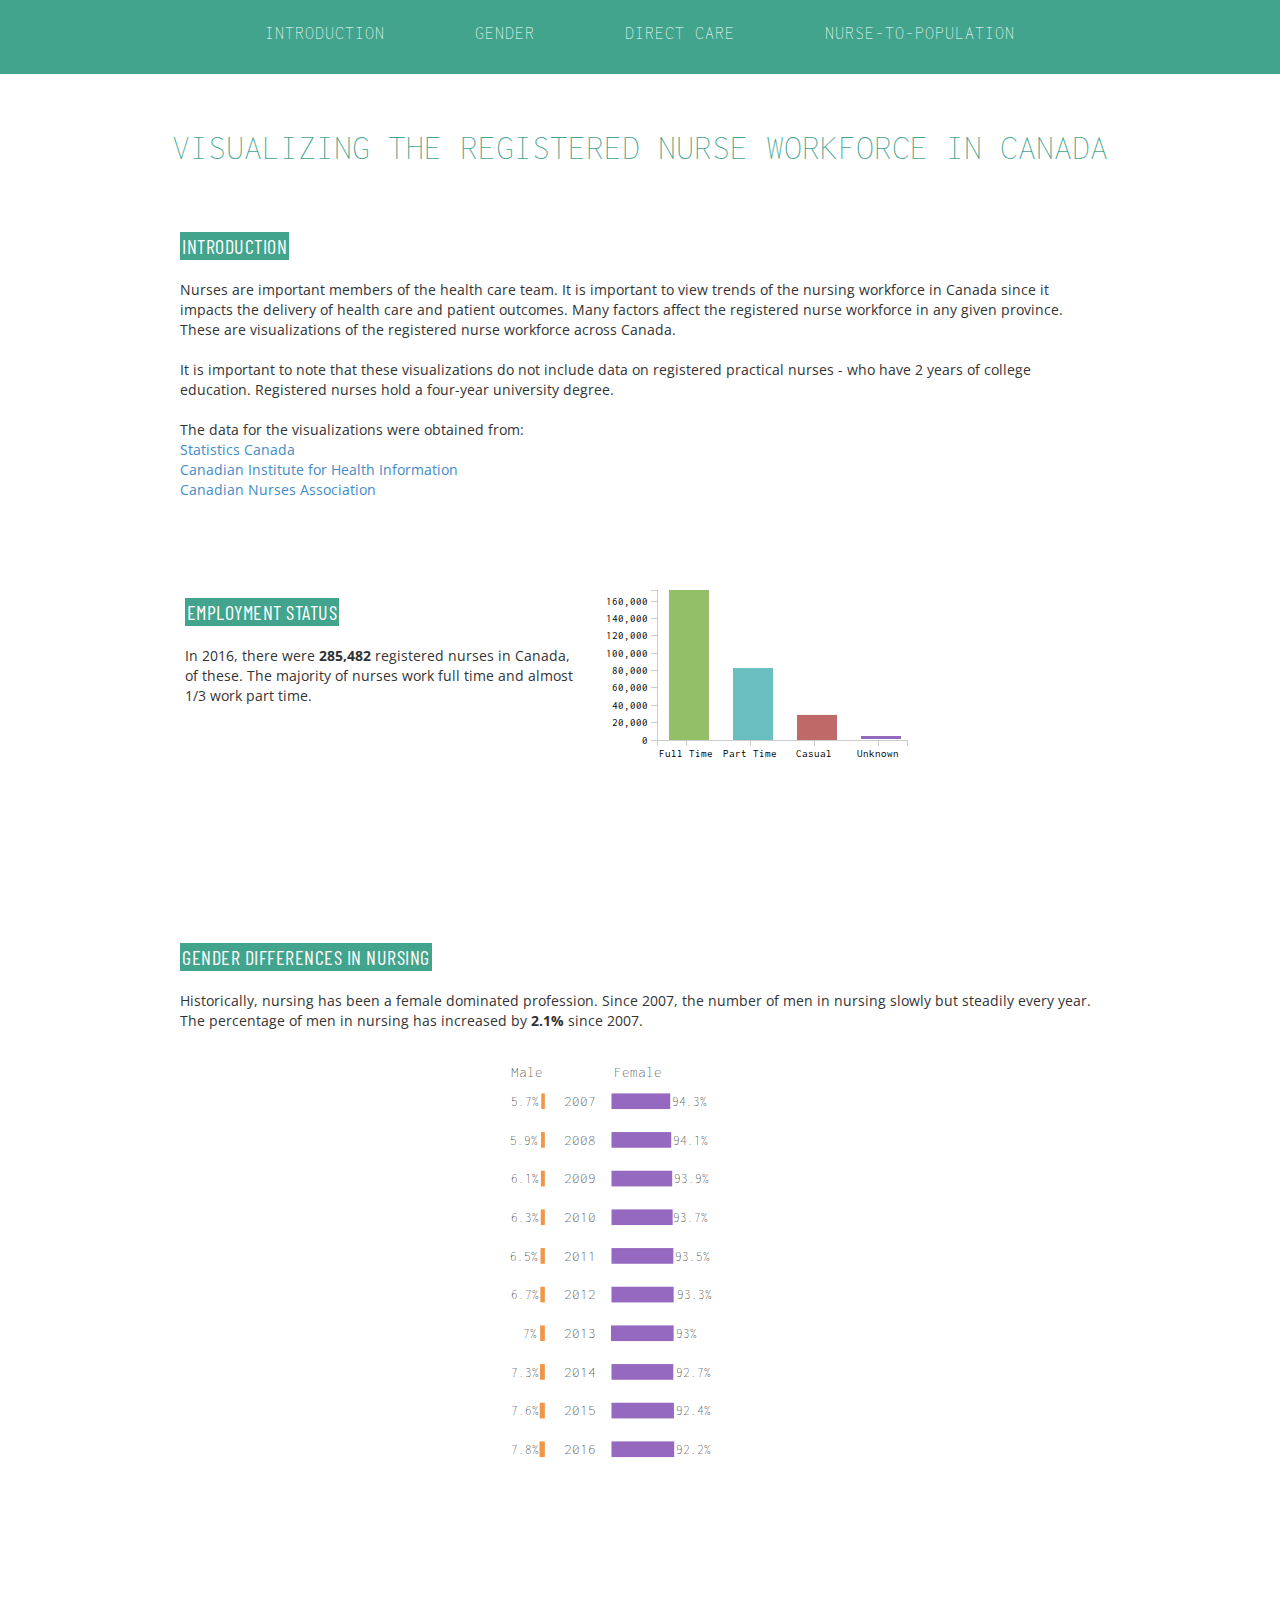
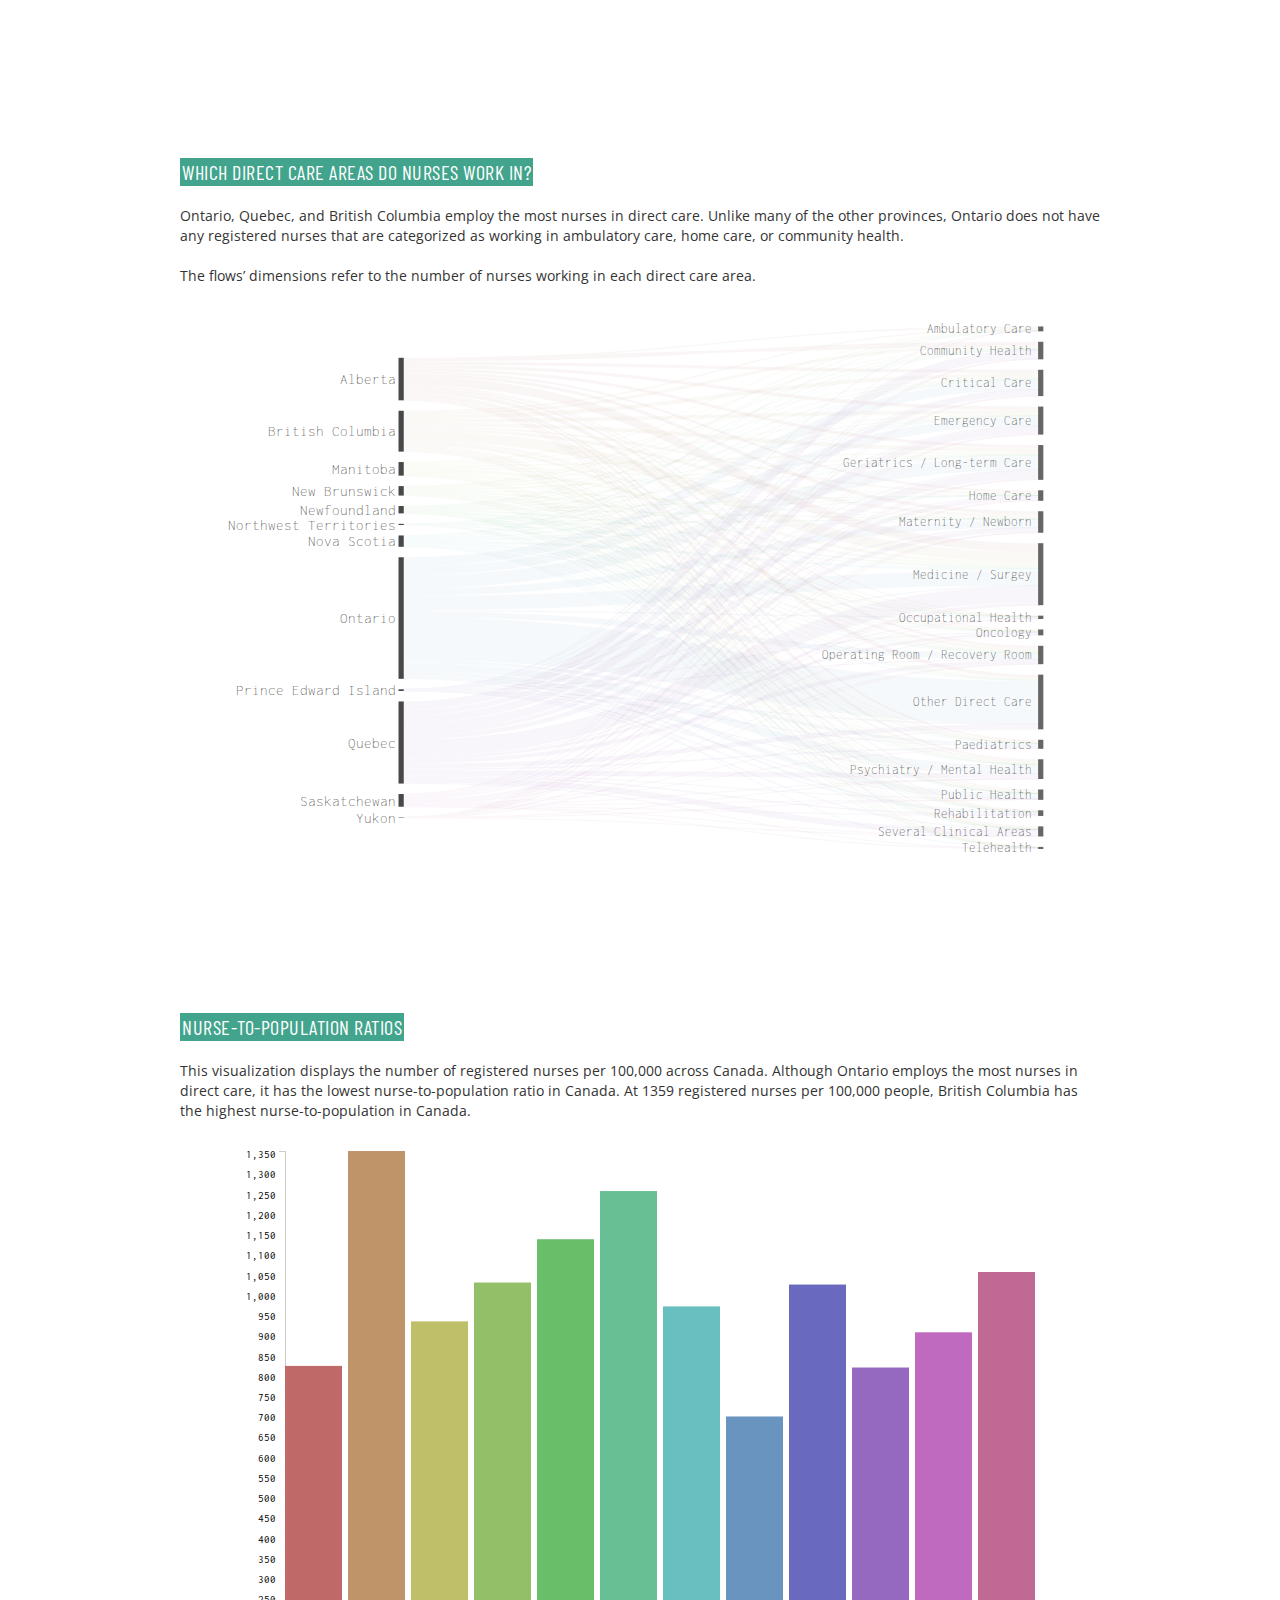
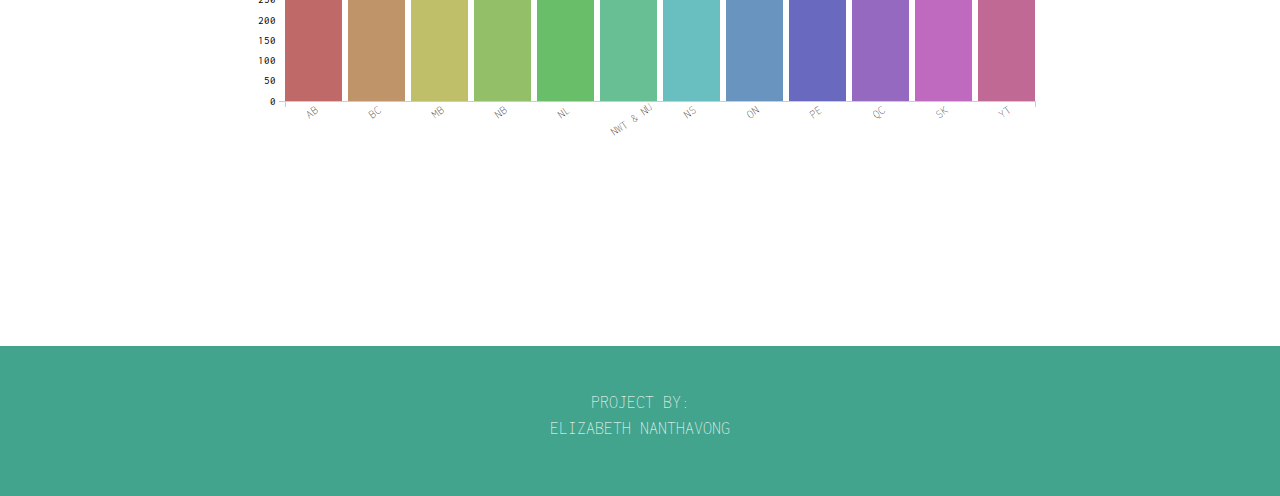
<file: index.html>
<!DOCTYPE html>
<!-- Visualizations inspired by http://labs.densitydesign.org/ddxii/es01/group04/index.html -->
<html><head><meta http-equiv="Content-Type" content="text/html; charset=UTF-8">
    <!--
    Registered nurse wages data: https://www.jobbank.gc.ca/LMI_report_bynoc.do?noc=3012&reportOption=wage and https://www.cihi.ca/sites/default/files/document/rn-np-2016-data-tables-en-web.xlsx
    Population data: http://www.statcan.gc.ca/tables-tableaux/sum-som/l01/cst01/demo02a-eng.htm
    -->

    <meta http-equiv="X-UA-Compatible" content="IE=edge">
    <meta name="viewport" content="width=device-width, initial-scale=1">

    <title>Visualizing the Registered Nurse Workforce in Canada</title>

    <!-- CSS -->
    <link href="css/bootstrap.css" rel="stylesheet">
    <link href="css/graph.css" rel="stylesheet">

    <link href="https://fonts.googleapis.com/css?family=Inconsolata|Open+Sans|Barlow+Condensed" rel="stylesheet">
    <script src="js/bootstrap.min.js"></script>

</head>


<body data-spy="scroll" data-target="#navbar-spy">
<nav class="navbar-custom navbar-fixed-top nav-down" role="navigation">
    <div class="container-fluid container-navbar">
        <div class="navbar-header">
            <button type="button" class="navbar-toggle" data-toggle="collapse" data-target=".navbar-main-collapse">
                Menu <i class="fa fa-bars"></i>
            </button>
        </div>

        <div id="navbar-spy" class="collapse navbar-collapse navbar-main-collapse">

            <ul class="nav navbar-nav">
                <li class="">
                    <a href="#data">Introduction</a>
                </li>
                <li class="">
                    <a href="#gender">Gender</a>
                </li>
                <li class="">
                    <a href="#care-area">Direct Care</a>
                </li>
                <li class="">
                    <a href="#population">Nurse-to-Population</a>
            </ul>

        </div>
        <!-- /.navbar-collapse -->
    </div>
    <!-- /.container -->
</nav>



<div id="data">
    <div class="container section" style="margin-bottom: 140px; margin-top: 100px;">
        <h1>Visualizing the Registered Nurse Workforce in Canada</h1>
        <div class="col-lg-offset-1 col-lg-10 col-md-offset-1 col-md-5 col-sm-offset-1 col-sm-5 col-xs-6">
            <p class="col-lg-11 col-md-11" style="margin-top: 30px">
            <h3><mark>Introduction</mark></h3>
            Nurses are important members of the health care team. It is important to view trends of the nursing workforce in Canada since it impacts the delivery of health care and patient outcomes.
            Many factors affect the registered nurse workforce in any given province. These are visualizations of the registered nurse workforce across Canada.<br><br>
            It is important to note that these visualizations do not include data on registered practical nurses - who have 2 years of college education. Registered nurses hold a four-year university degree.<br><br>
            The data for the visualizations were obtained from:<br>
            <a href="http://www.statcan.gc.ca/tables-tableaux/sum-som/l01/cst01/demo02a-eng.htm"  target="_blank">Statistics Canada</a><br>
            <a href="https://www.cihi.ca/sites/default/files/document/rn-np-2016-data-tables-en-web.xlsx" target="_blank">Canadian Institute for Health Information</a><br>
            <a href="https://cna-aiic.ca/en/on-the-issues/better-value/health-human-resources/nursing-statistics" target="_blank">Canadian Nurses Association</a><br>
            </p>

        </div>

        <div class="col-lg-11 col-md-11" style="margin-top: 80px">
            <svg width="350" height="200" xmlns="http://www.w3.org/2000/svg"><g transform="translate(75,0)">
                <text x="-52" y="-7" style="font-size: 11px; font-family: 'Inconsolata';">null</text>
                <g class="y axis" transform="translate(-10,0)" style="font-size: 11px; font-family: Inconsolata;"><g class="tick" transform="translate(0,150)" style="opacity: 1;">
                    <line x2="-6" y2="0" style="shape-rendering: crispEdges; fill: none; stroke: rgb(204, 204, 204);"></line>
                    <text dy=".32em" x="-9" y="0" style="text-anchor: end;">0</text></g><g class="tick" transform="translate(0,132.62511366071482)" style="opacity: 1;"><line x2="-6" y2="0" style="shape-rendering: crispEdges; fill: none; stroke: rgb(204, 204, 204);"></line>
                    <text dy=".32em" x="-9" y="0" style="text-anchor: end;">20,000</text></g>
                    <g class="tick" transform="translate(0,115.2502273214296)" style="opacity: 1;"><line x2="-6" y2="0" style="shape-rendering: crispEdges; fill: none; stroke: rgb(204, 204, 204);"></line>
                        <text dy=".32em" x="-9" y="0" style="text-anchor: end;">40,000</text></g>
                    <g class="tick" transform="translate(0,97.8753409821444)" style="opacity: 1;"><line x2="-6" y2="0" style="shape-rendering: crispEdges; fill: none; stroke: rgb(204, 204, 204);"></line>
                        <text dy=".32em" x="-9" y="0" style="text-anchor: end;">60,000</text></g><g class="tick" transform="translate(0,80.50045464285922)" style="opacity: 1;"><line x2="-6" y2="0" style="shape-rendering: crispEdges; fill: none; stroke: rgb(204, 204, 204);"></line>
                        <text dy=".32em" x="-9" y="0" style="text-anchor: end;">80,000</text></g>
                    <g class="tick" transform="translate(0,63.125568303574006)" style="opacity: 1;"><line x2="-6" y2="0" style="shape-rendering: crispEdges; fill: none; stroke: rgb(204, 204, 204);"></line>
                        <text dy=".32em" x="-9" y="0" style="text-anchor: end;">100,000</text></g><g class="tick" transform="translate(0,45.750681964288816)" style="opacity: 1;"><line x2="-6" y2="0" style="shape-rendering: crispEdges; fill: none; stroke: rgb(204, 204, 204);"></line>
                        <text dy=".32em" x="-9" y="0" style="text-anchor: end;">120,000</text></g>
                    <g class="tick" transform="translate(0,28.37579562500362)" style="opacity: 1;"><line x2="-6" y2="0" style="shape-rendering: crispEdges; fill: none; stroke: rgb(204, 204, 204);"></line>
                        <text dy=".32em" x="-9" y="0" style="text-anchor: end;">140,000</text></g>
                    <g class="tick" transform="translate(0,11.000909285718425)" style="opacity: 1;"><line x2="-6" y2="0" style="shape-rendering: crispEdges; fill: none; stroke: rgb(204, 204, 204);"></line>
                        <text dy=".32em" x="-9" y="0" style="text-anchor: end;">160,000</text></g>
                    <path class="domain" d="M-6,0H0V150H-6" style="shape-rendering: crispEdges; fill: none; stroke: rgb(204, 204, 204);"></path></g>

                <rect transform="translate(2,0)" class="bar" x="128" width="40" y="124.93846394421503" height="25.06153605578497" style="fill: rgb(191, 105, 105);"><title>Casual
                    28,848</title></rect>
                <rect transform="translate(2,0)" class="bar" x="0" width="40" y="0" height="150" style="fill: rgb(148, 191, 105);"><title>Full Time
                    172,663</title></rect>
                <rect transform="translate(2,0)" class="bar" x="64" width="40" y="78.05667687923875" height="71.94332312076125" style="fill: rgb(105, 191, 191);"><title>Part Time
                    82,813</title></rect>
                <rect transform="translate(2,0)" class="bar" x="192" width="40" y="145.9939940809554" height="3.0060059190446111" style="fill: rgb(148, 105, 191);"><title>Unknown
                    1,158</title></rect></g>

                <g class="x axis" transform="translate(65,150)" style="font-size: 11px; font-family: 'Inconsolata';">
                    <g class="tick" transform="translate(29,0)" style="opacity: 1;"><line y2="6" x2="0" style="shape-rendering: crispEdges; fill: none; stroke: rgb(204, 204, 204);"></line>
                        <text dy=".71em" y="9" x="0" style="text-anchor: middle;">Full Time</text></g><g class="tick" transform="translate(93,0)" style="opacity: 1;"><line y2="6" x2="0" style="shape-rendering: crispEdges; fill: none; stroke: rgb(204, 204, 204);"></line>
                    <text dy=".71em" y="9" x="0" style="text-anchor: middle;">Part Time</text></g><g class="tick" transform="translate(157,0)" style="opacity: 1;"><line y2="6" x2="0" style="shape-rendering: crispEdges; fill: none; stroke: rgb(204, 204, 204);"></line>
                    <text dy=".71em" y="9" x="0" style="text-anchor: middle;">Casual</text></g><g class="tick" transform="translate(221,0)" style="opacity: 1;"><line y2="6" x2="0" style="shape-rendering: crispEdges; fill: none; stroke: rgb(204, 204, 204);"></line>
                    <text dy=".71em" y="9" x="0" style="text-anchor: middle;">Unknown</text></g><path class="domain" d="M0,6V0H250V6" style="shape-rendering: crispEdges; fill: none; stroke: rgb(204, 204, 204);"></path></g>
            </svg>



            <div class="col-lg-offset-1 col-lg-5 col-md-offset-1 col-md-5 col-sm-offset-1 col-sm-5 col-xs-6">
                <p class="col-lg-11 col-md-11" style="margin-top: -20px">
                <h3><mark>Employment Status</mark></h3>
                In 2016, there were <b>285,482</b> registered nurses in Canada, of these. The majority of nurses work full time and almost 1/3 work part time.</p>
            </div>
        </div>
    </div>
</div>


<div id="gender">
    <div class="container section" style="margin-bottom: 140px; margin-top: 80px;">
        <div class="col-lg-offset-1 col-lg-10 col-md-offset-1 col-md-11 col-sm-offset-4 col-sm-8 col-xs-offset-6 col-xs-6">
            <h3><mark>Gender Differences in Nursing</mark></h3>
            <p>Historically, nursing has been a female dominated profession. Since 2007, the number of men in nursing slowly but steadily every year. The percentage of men in nursing has increased by <b>2.1%</b> since 2007.</p>
        </div>

        <div class="col-lg-11 col-md-11" style="margin-top: 20px">
    <svg version="1.1" xmlns="http://www.w3.org/2000/svg" xmlns:xlink="http://www.w3.org/1999/xlink" x="0px" y="0px" viewBox="0 0 971.2 520.8" style="enable-background:new 0 0 971.2 520.8;" xml:space="preserve">
                <g transform="translate(500,0)">
                <text x="-42" y="43" class="G05year">2007</text>
                <text x="-42" y="80" class="G05year" >2008</text>
                <text x="-42" y="117" class="G05year">2009</text>
                <text x="-42" y="154" class="G05year">2010</text>
                <text x="-42" y="191" class="G05year">2011</text>
                <text x="-42" y="228" class="G05year">2012</text>
                <text x="-42" y="265" class="G05year">2013</text>
                <text x="-42" y="302" class="G05year">2014</text>
                <text x="-42" y="339" class="G05year">2015</text>
                <text x="-42" y="376" class="G05year">2016</text>

                <text x="6" y="15" class="G05year">Female</text>
                <text x="62" y="43" class="G05percent">94.3%</text>
                <text x="62.92" y="80" class="G05percent" >94.1%</text>
                <text x="63.86" y="117" class="G05percent">93.9%</text>
                <text x="62.86" y="154" class="G05percent">93.7%</text>
                <text x="64.96" y="191" class="G05percent">93.5%</text>
                <text x="66.26" y="228" class="G05percent">93.3%</text>
                <text x="65.72" y="265" class="G05percent">93%</text>
                <text x="65.53" y="302" class="G05percent">92.7%</text>
                <text x="65.78" y="339" class="G05percent">92.4%</text>
                <text x="65.78" y="376" class="G05percent">92.2%</text>

                <text x="-92" y="15" class="G05year">Male</text>
                <text x="-92" y="43" class="G05percent">5.7%</text>
                <text x="-92.92" y="80" class="G05percent" >5.9%</text>
                <text x="-92.86" y="117" class="G05percent">6.1%</text>
                <text x="-92.86" y="154" class="G05percent">6.3%</text>
                <text x="-92.96" y="191" class="G05percent">6.5%</text>
                <text x="-92.26" y="228" class="G05percent">6.7%</text>
                <text x="-80.72" y="265" class="G05percent">7%</text>
                <text x="-92.53" y="302" class="G05percent">7.3%</text>
                <text x="-92.78" y="339" class="G05percent">7.6%</text>
                <text x="-92" y="376" class="G05percent">7.8%</text>

                <!-- Females -->
                <rect transform="translate(0,30)" class="bar" y="1" height="15" x="3.7760485695300283" width="56.223951430469974" style="fill: rgb(148, 105, 191);"><Title></Title></rect>
                <rect transform="translate(0.91,30)" class="bar" y="38" height="15" x="2.863191224369004" width="57.136808775630996" style="fill: rgb(148, 105, 191);"><Title></Title></rect>
                <rect transform="translate(1.86,30)" class="bar" y="75" height="15" x="1.9115537819672523" width="58.08844621803275" style="fill: rgb(148, 105, 191);"><Title></Title></rect>
                <rect transform="translate(2.31,30)" class="bar" y="112" height="15" x="1.4664541265581965" width="58.5335458734418" style="fill: rgb(148, 105, 191);"><Title></Title></rect>
                <rect transform="translate(2.96,30)" class="bar" y="149" height="15" x="0.811114056332809" width="59.18888594366719" style="fill: rgb(148, 105, 191);"><Title></Title></rect>
                <rect transform="translate(3.26,30)" class="bar" y="186" height="15" x="0.5122022955784122" width="59.48779770442159" style="fill: rgb(148, 105, 191);"><Title>keke</Title></rect>
                <rect transform="translate(3.24,30)" class="bar" y="223" height="15" x="0.052941368705041736" width="59.94705863129496" style="fill: rgb(148, 105, 191);"><Title>rahhh</Title></rect>
                <rect transform="translate(2.91,30)" class="bar" y="260" height="15" x="0.858608782166963" width="59.14139121783304" style="fill: rgb(148, 105, 191);"><Title></Title></rect>
                <rect transform="translate(3.52,30)" class="bar" y="297" height="15" x="0.24705972062353254" width="59.75294027937647" style="fill: rgb(148, 105, 191);"><Title></Title></rect>
                <rect transform="translate(3.77,30)" class="bar" y="334" height="15" x="0" width="60" style="fill: rgb(148, 105, 191);"><Title></Title></rect>

                <rect transform="translate(-120,30)" class="bar" y="1" height="15" x="56.59061942853823" width="3.4093805714617673" style="fill: rgb(240, 150, 72);"></rect>
                <rect transform="translate(-120,30)" class="bar" y="38" height="15" x="56.4287452024154" width="3.5712547975846007" style="fill: rgb(240, 150, 72);"></rect>
                <rect transform="translate(-120,30)" class="bar" y="75" height="15" x="56.23702337336011" width="3.7629766266398903" style="fill: rgb(240, 150, 72);"></rect>
                <rect transform="translate(-120,30)" class="bar" y="112" height="15" x="56.084299507260376" width="3.9157004927396244" style="fill: rgb(240, 150, 72);"></rect>
                <rect transform="translate(-120,30)" class="bar" y="149" height="15" x="55.87645561530724" width="4.123544384692757" style="fill: rgb(240, 150, 72);"></rect>
                <rect transform="translate(-120,30)" class="bar" y="186" height="15" x="55.717849374906955" width="4.2821506250930454" style="fill: rgb(240, 150, 72);"></rect>
                <rect transform="translate(-120,30)" class="bar" y="223" height="15" x="55.50717322866096" width="4.49282677133904" style="fill: rgb(240, 150, 72);"></rect>
                <rect transform="translate(-120,30)" class="bar" y="260" height="15" x="55.33876303109307" width="4.661236968906927" style="fill: rgb(240, 150, 72);"></rect>
                <rect transform="translate(-120,30)" class="bar" y="297" height="15" x="55.105428850504175" width="4.894571149495825" style="fill: rgb(240, 150, 72);"></rect>
                <rect transform="translate(-120,30)" class="bar" y="334" height="15" x="54.914142752878554" width="5.085857247121446" style="fill: rgb(240, 150, 72);"></rect>
            </g>
            </svg>
        </div>
    </div>



<div id="care-area">
    <div class="container section" style="margin-bottom: 140px; margin-top: 80px;">
        <div class="col-lg-offset-1 col-lg-10 col-md-offset-1 col-md-11 col-sm-offset-4 col-sm-8 col-xs-offset-6 col-xs-6">
            <h3><mark>Which direct care areas do nurses work in?</mark></h3>
            <p>Ontario, Quebec, and British Columbia employ the most nurses in direct care.
                Unlike many of the other provinces, Ontario does not have any registered nurses that are categorized as working in ambulatory care, home care, or community health.<br><br>
                The flows’ dimensions refer to the number of nurses working in each direct care area.</p>
        </div>
        <div class="col-lg-11 col-md-11" style="margin-top: 20px">
            <svg version="1.1" xmlns="http://www.w3.org/2000/svg" xmlns:xlink="http://www.w3.org/1999/xlink" x="0px" y="0px" viewBox="0 0 971.2 520.8" style="enable-background:new 0 0 971.2 520.8;" xml:space="preserve">
            <g transform="translate(300,10)" id="alluvial_JS">

                <g>
                    <!-- British Columbia -->
                    <g class="G06flow" id="G06nodeBC">
                        <path class="link" d="M5,112.0960154515795C308.5,112.0960154515795 308.5,309.26907156230004 612,309.26907156230004" style="stroke-width: 2.86885; fill: none; stroke: rgb(191, 148, 105);"><title>2201</title></path>
                        <path class="link" d="M5,86.65695676559574C308.5,86.65695676559574 308.5,46.564571171270856 612,46.564571171270856" style="stroke-width: 3.70305; fill: none; stroke: rgb(191, 148, 105);"><title>2841</title></path>
                        <path class="link" d="M5,93.72285506639598C308.5,93.72285506639598 308.5,118.09831422951446 612,118.09831422951446" style="stroke-width: 3.51535; fill: none; stroke: rgb(191, 148, 105);"><title>2697</title></path>
                        <path class="link" d="M5,90.23682942435757C308.5,90.23682942435757 308.5,81.61064547472533 612,81.61064547472533" style="stroke-width: 3.4567; fill: none; stroke: rgb(191, 148, 105);"><title>2652</title></path>
                        <path class="link" d="M5,98.54033525819779C308.5,98.54033525819779 308.5,181.3787335392491 612,181.3787335392491" style="stroke-width: 2.775; fill: none; stroke: rgb(191, 148, 105);"><title>2129</title></path>
                        <path class="link" d="M5,83.47788907409016C308.5,83.47788907409016 308.5,18.16664560111864 612,18.16664560111864" style="stroke-width: 2.65509; fill: none; stroke: rgb(191, 148, 105);"><title>2037</title></path>
                        <path class="link" d="M5,117.34818981112102C308.5,117.34818981112102 308.5,445.1057753833271 612,445.1057753833271" style="stroke-width: 1.65275; fill: none; stroke: rgb(191, 148, 105);"><title>1268</title></path>
                        <path class="link" d="M5,81.41520985235684C308.5,81.41520985235684 308.5,2.107647583913351 612,2.107647583913351" style="stroke-width: 1.47027; fill: none; stroke: rgb(191, 148, 105);"><title>1128</title></path>
                        <path class="link" d="M5,96.31668233416805C308.5,96.31668233416805 308.5,159.76125492736344 612,159.76125492736344" style="stroke-width: 1.6723; fill: none; stroke: rgb(191, 148, 105);"><title>1283</title></path>
                        <path class="link" d="M5,115.54098302380143C308.5,115.54098302380143 308.5,417.1633988735198 612,417.1633988735198" style="stroke-width: 1.96166; fill: none; stroke: rgb(191, 148, 105);"><title>1505</title></path>
                        <path class="link" d="M5,114.04529619477204C308.5,114.04529619477204 308.5,397.67898474591 612,397.67898474591" style="stroke-width: 1.02971; fill: none; stroke: rgb(191, 148, 105);"><title>790</title></path>
                        <path class="link" d="M5,119.11107995165456C308.5,119.11107995165456 308.5,479.9577174952009 612,479.9577174952009" style="stroke-width: 1; fill: none; stroke: rgb(191, 148, 105);"><title>635</title></path>
                        <path class="link" d="M5,110.2725157794121C308.5,110.2725157794121 308.5,291.2920751408101 612,291.2920751408101" style="stroke-width: 1; fill: none; stroke: rgb(191, 148, 105);"><title>597</title></path>
                        <path class="link" d="M5,118.43590280356112C308.5,118.43590280356112 308.5,463.7338354833358 612,463.7338354833358" style="stroke-width: 1; fill: none; stroke: rgb(191, 148, 105);"><title>401</title></path>
                        <path class="link" d="M5,109.73485057943422C308.5,109.73485057943422 308.5,277.48149523260315 612,277.48149523260315" style="stroke-width: 1; fill: none; stroke: rgb(191, 148, 105);"><title>228</title></path>
                        <path class="link" d="M5,119.64483485926897C308.5,119.64483485926897 308.5,498.38374582309666 612,498.38374582309666" style="stroke-width: 1; fill: none; stroke: rgb(191, 148, 105);"><title>184</title></path>
                        <path class="link" d="M5,104.75704840072991C308.5,104.75704840072991 308.5,220.57623490192674 612,220.57623490192674" style="stroke-width: 9.65842; fill: none; stroke: rgb(191, 148, 105);"><title>7410</title></path>
                    </g>

                    <!-- Alberta -->
                    <g class="G06flow" id="G06nodeAB">
                        <path class="link" d="M5,52.36882746526159C308.5,52.36882746526159 308.5,211.57409016581224 612,211.57409016581224" style="stroke-width: 8.34587; fill: none; stroke: rgb(191, 105, 105);"><title>6403</title></path>
                        <path class="link" d="M5,62.110017458072974C308.5,62.110017458072974 308.5,334.9082858700203 612,334.9082858700203" style="stroke-width: 3.45931; fill: none; stroke: rgb(191, 105, 105);"><title>2654</title></path>
                        <path class="link" d="M5,35.17136165069635C308.5,35.17136165069635 308.5,43.081804106202014 612,43.081804106202014" style="stroke-width: 3.26249; fill: none; stroke: rgb(191, 105, 105);"><title>2503</title></path>
                        <path class="link" d="M5,38.412994020017535C308.5,38.412994020017535 308.5,78.27190751171118 612,78.27190751171118" style="stroke-width: 3.22078; fill: none; stroke: rgb(191, 105, 105);"><title>2471</title></path>
                        <path class="link" d="M5,46.60896681386218C308.5,46.60896681386218 308.5,178.4043044814321 612,178.4043044814321" style="stroke-width: 3.17385; fill: none; stroke: rgb(191, 105, 105);"><title>2435</title></path>
                        <path class="link" d="M5,59.251593740372385C308.5,59.251593740372385 308.5,306.70587491804184 612,306.70587491804184" style="stroke-width: 2.25754; fill: none; stroke: rgb(191, 105, 105);"><title>1732</title></path>
                        <path class="link" d="M5,32.456315319656525C308.5,32.456315319656525 308.5,15.75529864364208 612,15.75529z`864364208" style="stroke-width: 2.16761; fill: none; stroke: rgb(191, 105, 105);"><title>1663</title></path>
                        <path class="link" d="M5,41.44933604025626C308.5,41.44933604025626 308.5,114.91468453025149 612,114.91468453025149" style="stroke-width: 2.85191; fill: none; stroke: rgb(191, 105, 105);"><title>2188</title></path>
                        <path class="link" d="M5,43.94866457591102C308.5,43.94866457591102 308.5,157.85172882319955 612,157.85172882319955" style="stroke-width: 2.14675; fill: none; stroke: rgb(191, 105, 105);"><title>1647</title></path>
                        <path class="link" d="M5,66.50909636698292C308.5,66.50909636698292 308.5,415.1658911911777 612,415.1658911911777" style="stroke-width: 2.03335; fill: none; stroke: rgb(191, 105, 105);"><title>1560</title></path>
                        <path class="link" d="M5,30.68625630978995C308.5,30.68625630978995 308.5,0.686256309790007 612,0.686256309790007" style="stroke-width: 1.37251; fill: none; stroke: rgb(191, 105, 105);"><title>1053</title></path>
                        <path class="link" d="M5,68.1396882825522C308.5,68.1396882825522 308.5,443.66548436278026 612,443.66548436278026" style="stroke-width: 1.22783; fill: none; stroke: rgb(191, 105, 105);"><title>942</title></path>
                        <path class="link" d="M5,64.66604523299812C308.5,64.66604523299812 308.5,396.3377544652379 612,396.3377544652379" style="stroke-width: 1.65275; fill: none; stroke: rgb(191, 105, 105);"><title>1268</title></path>
                        <path class="link" d="M5,69.84522746842141C308.5,69.84522746842141 308.5,478.9645032348781 612,478.9645032348781" style="stroke-width: 1.15875; fill: none; stroke: rgb(191, 105, 105);"><title>889</title></path>
                        <path class="link" d="M5,57.63924985583265C308.5,57.63924985583265 308.5,290.4194282283611 612,290.4194282283611" style="stroke-width: 1; fill: none; stroke: rgb(191, 105, 105);"><title>742</title></path>
                        <path class="link" d="M5,56.84871908301669C308.5,56.84871908301669 308.5,277.0259461722583 612,277.0259461722583" style="stroke-width: 1; fill: none; stroke: rgb(191, 105, 105);"><title>471</title></path>
                        <path class="link" d="M5,69.0097283334255C308.5,69.0097283334255 308.5,463.2163734605692 612,463.2163734605692" style="stroke-width: 1; fill: none; stroke: rgb(191, 105, 105);"><title>393</title></path>
                        <path class="link" d="M5,70.55233867081657C308.5,70.55233867081657 308.5,498.1360939734099 612,498.1360939734099" style="stroke-width: 1; fill: none; stroke: rgb(191, 105, 105);"><title>196</title></path>
                    </g>

                    <!-- Manitoba -->
                    <g class="G06flow" id="G06nodeMB">
                        <path class="link" d="M5,132.1330842332272C308.5,132.1330842332272 308.5,83.80301605984727 612,83.80301605984727" style="stroke-width: 1; fill: none; stroke: rgb(191, 191, 105);"><title>712</title></path>
                        <path class="link" d="M5,137.30379416852966C308.5,137.30379416852966 308.5,226.82097180639713 612,226.82097180639713" style="stroke-width: 2.83105; fill: none; stroke: rgb(191, 191, 105);"><title>2172</title></path>
                        <path class="link" d="M5,133.38242264335761C308.5,133.38242264335761 308.5,120.64130769656136 612,120.64130769656136" style="stroke-width: 1.57063; fill: none; stroke: rgb(191, 191, 105);"><title>1205</title></path>
                        <path class="link" d="M5,134.5933098452472C308.5,134.5933098452472 308.5,161.02297592997817 612,161.02297592997817" style="stroke-width: 1; fill: none; stroke: rgb(191, 191, 105);"><title>653</title></path>
                        <path class="link" d="M5,139.52484023098373C308.5,139.52484023098373 308.5,311.12450528876917 612,311.12450528876917" style="stroke-width: 1; fill: none; stroke: rgb(191, 191, 105);"><title>646</title></path>
                        <path class="link" d="M5,140.36164279676748C308.5,140.36164279676748 308.5,337.0537329467805 612,337.0537329467805" style="stroke-width: 1; fill: none; stroke: rgb(191, 191, 105);"><title>638</title></path>
                        <path class="link" d="M5,130.49206487135532C308.5,130.49206487135532 308.5,19.88652252565394 612,19.88652252565394" style="stroke-width: 1; fill: none; stroke: rgb(191, 191, 105);"><title>602</title></path>
                        <path class="link" d="M5,131.27673020562608C308.5,131.27673020562608 308.5,48.808427272511885 612,48.808427272511885" style="stroke-width: 1; fill: none; stroke: rgb(191, 191, 105);"><title>602</title></path>
                        <path class="link" d="M5,141.85993648737252C308.5,141.85993648737252 308.5,446.19739866813063 612,446.19739866813063" style="stroke-width: 1; fill: none; stroke: rgb(191, 191, 105);"><title>407</title></path>
                        <path class="link" d="M5,141.01270647528617C308.5,141.01270647528617 308.5,398.4291091643034 612,398.4291091643034" style="stroke-width: 1; fill: none; stroke: rgb(191, 191, 105);"><title>361</title></path>
                        <path class="link" d="M5,142.52859648152682C308.5,142.52859648152682 308.5,480.5481716420857 612,480.5481716420857" style="stroke-width: 1; fill: none; stroke: rgb(191, 191, 105);"><title>271</title></path>
                        <path class="link" d="M5,129.93224134798442C308.5,129.93224134798442 308.5,3.0102734044822785 612,3.0102734044822785" style="stroke-width: 1; fill: none; stroke: rgb(191, 191, 105);"><title>257</title></path>
                        <path class="link" d="M5,141.42133202726936C308.5,141.42133202726936 308.5,418.317586836139 612,418.317586836139" style="stroke-width: 1; fill: none; stroke: rgb(191, 191, 105);"><title>266</title></path>
                        <path class="link" d="M5,138.9526341151285C308.5,138.9526341151285 308.5,291.83234720236356 612,291.83234720236356" style="stroke-width: 1; fill: none; stroke: rgb(191, 191, 105);"><title>232</title></path>
                        <path class="link" d="M5,142.23858313123574C308.5,142.23858313123574 308.5,464.10857183483546 612,464.10857183483546" style="stroke-width: 1; fill: none; stroke: rgb(191, 191, 105);"><title>174</title></path>
                        <path class="link" d="M5,138.76037807392427C308.5,138.76037807392427 308.5,277.67114441223174 612,277.67114441223174" style="stroke-width: 1; fill: none; stroke: rgb(191, 191, 105);"><title>63</title></path>
                        <path class="link" d="M5,142.728673107458C308.5,142.728673107458 308.5,498.52712320975746 612,498.52712320975746" style="stroke-width: 1; fill: none; stroke: rgb(191, 191, 105);"><title>36</title></path>
                        <path class="link" d="M5,135.45357416521185C308.5,135.45357416521185 308.5,183.2009297806287 612,183.2009297806287" style="stroke-width: 1; fill: none; stroke: rgb(191, 191, 105);"><title>667</title></path>
                    </g>

                    <!-- New Brunswick -->
                    <g class="G06flow" id="G06nodeNB">
                        <path class="link" d="M5,157.97367859766644C308.5,157.97367859766644 308.5,229.125437439272 612,229.125437439272" style="stroke-width: 1.77788; fill: none; stroke: rgb(148, 191, 105);"><title>1364</title></path>
                        <path class="link" d="M5,155.9670468998096C308.5,155.9670468998096 308.5,122.03597863953429 612,122.03597863953429" style="stroke-width: 1.21871; fill: none; stroke: rgb(148, 191, 105);"><title>935</title></path>
                        <path class="link" d="M5,153.5837237042713C308.5,153.5837237042713 308.5,20.693346183317722 612,20.693346183317722" style="stroke-width: 1; fill: none; stroke: rgb(148, 191, 105);"><title>636</title></path>
                        <path class="link" d="M5,155.00055297063724C308.5,155.00055297063724 308.5,84.62417745617712 612,84.62417745617712" style="stroke-width: 1; fill: none; stroke: rgb(148, 191, 105);"><title>548</title></path>
                        <path class="link" d="M5,154.32081381478642C308.5,154.32081381478642 308.5,49.52335905963398 612,49.52335905963398" style="stroke-width: 1; fill: none; stroke: rgb(148, 191, 105);"><title>495</title></path>
                        <path class="link" d="M5,160.8496986310027C308.5,160.8496986310027 308.5,418.77052903490824 612,418.77052903490824" style="stroke-width: 1; fill: none; stroke: rgb(148, 191, 105);"><title>429</title></path>
                        <path class="link" d="M5,156.8305697967438C308.5,156.8305697967438 308.5,183.8897929519943 612,183.8897929519943" style="stroke-width: 1; fill: none; stroke: rgb(148, 191, 105);"><title>390</title></path>
                        <path class="link" d="M5,159.4152730490011C308.5,159.4152730490011 308.5,311.77622068268175 612,311.77622068268175" style="stroke-width: 1; fill: none; stroke: rgb(148, 191, 105);"><title>354</title></path>
                        <path class="link" d="M5,152.96068378769087C308.5,152.96068378769087 308.5,3.386313186769839 612,3.386313186769839" style="stroke-width: 1; fill: none; stroke: rgb(148, 191, 105);"><title>320</title></path>
                        <path class="link" d="M5,159.0633467362883C308.5,159.0633467362883 308.5,292.104764237019 612,292.104764237019" style="stroke-width: 1; fill: none; stroke: rgb(148, 191, 105);"><title>186</title></path>
                        <path class="link" d="M5,161.26158275995542C308.5,161.26158275995542 308.5,446.59494505841735 612,446.59494505841735" style="stroke-width: 1; fill: none; stroke: rgb(148, 191, 105);"><title>203</title></path>
                        <path class="link" d="M5,160.48669315659336C308.5,160.48669315659336 308.5,398.7477979919266 612,398.7477979919266" style="stroke-width: 1; fill: none; stroke: rgb(148, 191, 105);"><title>128</title></path>
                        <path class="link" d="M5,161.7014906508464C308.5,161.7014906508464 308.5,480.79777863795425 612,480.79777863795425" style="stroke-width: 1; fill: none; stroke: rgb(148, 191, 105);"><title>112</title></path>
                        <path class="link" d="M5,158.9023730339919C308.5,158.9023730339919 308.5,277.7519571210769 612,277.7519571210769" style="stroke-width: 1; fill: none; stroke: rgb(148, 191, 105);"><title>61</title></path>
                        <path class="link" d="M5,161.80250653690288C308.5,161.80250653690288 308.5,498.57860872587656 612,498.57860872587656" style="stroke-width: 1; fill: none; stroke: rgb(148, 191, 105);"><title>43</title></path>
                        <path class="link" d="M5,161.51118975582395C308.5,161.51118975582395 308.5,464.3392790842806 612,464.3392790842806" style="stroke-width: 1; fill: none; stroke: rgb(148, 191, 105);"><title>180</title></path>
                        <path class="link" d="M5,160.02462694230937C308.5,160.02462694230937 308.5,337.84817401195994 612,337.84817401195994" style="stroke-width: 1; fill: none; stroke: rgb(148, 191, 105);"><title>581</title></path>
                    </g>

                    <!-- Newfoundland and Labrador -->
                    <g class="G06flow" id="G06nodeNL">
                        <path class="link" d="M5,172.04364123265054C308.5,172.04364123265054 308.5,3.8079730466312802 612,3.8079730466312802" style="stroke-width: 1; fill: none; stroke: rgb(105, 191, 105);"><title>327</title></path>
                        <path class="link" d="M5,177.13484188989563C308.5,177.13484188989563 308.5,312.21612857357275 612,312.21612857357275" style="stroke-width: 1; fill: none; stroke: rgb(105, 191, 105);"><title>321</title></path>
                        <path class="link" d="M5,177.89669718537945C308.5,177.89669718537945 308.5,419.2912496346444 612,419.2912496346444" style="stroke-width: 1; fill: none; stroke: rgb(105, 191, 105);"><title>370</title></path>
                        <path class="link" d="M5,173.822172542638C308.5,173.822172542638 308.5,85.26807226536275 612,85.26807226536275" style="stroke-width: 1; fill: none; stroke: rgb(105, 191, 105);"><title>440</title></path>
                        <path class="link" d="M5,174.39437865849322C308.5,174.39437865849322 308.5,122.93078387537625 612,122.93078387537625" style="stroke-width: 1; fill: none; stroke: rgb(105, 191, 105);"><title>438</title></path>
                        <path class="link" d="M5,172.52591062414587C308.5,172.52591062414587 308.5,21.376995631532022 612,21.376995631532022" style="stroke-width: 1; fill: none; stroke: rgb(105, 191, 105);"><title>413</title></path>
                        <path class="link" d="M5,173.1652434255741C308.5,173.1652434255741 308.5,50.21613252336306 612,50.21613252336306" style="stroke-width: 1; fill: none; stroke: rgb(105, 191, 105);"><title>568</title></path>
                        <path class="link" d="M5,178.6409561652276C308.5,178.6409561652276 308.5,481.0662853802462 612,481.0662853802462" style="stroke-width: 1; fill: none; stroke: rgb(105, 191, 105);"><title>300</title></path>
                        <path class="link" d="M5,178.24732006730443C308.5,178.24732006730443 308.5,446.8367314695589 612,446.8367314695589" style="stroke-width: 1; fill: none; stroke: rgb(105, 191, 105);"><title>168</title></path>
                        <path class="link" d="M5,177.56497404987795C308.5,177.56497404987795 308.5,398.9218060021013 612,398.9218060021013" style="stroke-width: 1; fill: none; stroke: rgb(105, 191, 105);"><title>139</title></path>
                        <path class="link" d="M5,176.75098152288112C308.5,176.75098152288112 308.5,277.86340045343593 612,277.86340045343593" style="stroke-width: 1; fill: none; stroke: rgb(105, 191, 105);"><title>110</title></path>
                        <path class="link" d="M5,177.40921407073284C308.5,177.40921407073284 308.5,338.2919921952144 612,338.2919921952144" style="stroke-width: 1; fill: none; stroke: rgb(105, 191, 105);"><title>100</title></path>
                        <path class="link" d="M5,176.87415573233062C308.5,176.87415573233062 308.5,292.2774688164059 612,292.2774688164059" style="stroke-width: 1; fill: none; stroke: rgb(105, 191, 105);"><title>79</title></path>
                        <path class="link" d="M5,178.4011249002678C308.5,178.4011249002678 308.5,464.50090450197087 612,464.50090450197087" style="stroke-width: 1; fill: none; stroke: rgb(105, 191, 105);"><title>68</title></path>
                        <path class="link" d="M5,174.71176405532867C308.5,174.71176405532867 308.5,161.4804801365048 612,161.4804801365048" style="stroke-width: 1; fill: none; stroke: rgb(105, 191, 105);"><title>49</title></path>
                        <path class="link" d="M5,178.85602224521875C308.5,178.85602224521875 308.5,498.6261839496322 612,498.6261839496322" style="stroke-width: 1; fill: none; stroke: rgb(105, 191, 105);"><title>30</title></path>
                        <path class="link" d="M5,174.91835783519895C308.5,174.91835783519895 308.5,184.31862168118877 612,184.31862168118877" style="stroke-width: 1; fill: none; stroke: rgb(105, 191, 105);"><title>268</title></path>
                        <path class="link" d="M5,175.88615519515915C308.5,175.88615519515915 308.5,230.80751487096038 612,230.80751487096038" style="stroke-width: 1.58628; fill: none; stroke: rgb(105, 191, 105);"><title>1217</title></path>
                    </g>

                    <!-- NWT -->
                    <g class="G06flow" id="G06nodeNT">
                        <path class="link" d="M5,189.7742892352416C308.5,189.7742892352416 308.5,419.55389093839113 612,419.55389093839113" style="stroke-width: 1; fill: none; stroke: rgb(105, 191, 148);"><title>33</title></path>
                        <path class="link" d="M5,189.30570586701845C308.5,189.30570586701845 308.5,50.605858328922785 612,50.605858328922785" style="stroke-width: 1; fill: none; stroke: rgb(105, 191, 148);"><title>30</title></path>
                        <path class="link" d="M5,189.53380625488785C308.5,189.53380625488785 308.5,161.54499996050214 612,161.54499996050214" style="stroke-width: 1; fill: none; stroke: rgb(105, 191, 148);"><title>50</title></path>
                        <path class="link" d="M5,189.82772989754244C308.5,189.82772989754244 308.5,446.97815371003793 612,446.97815371003793" style="stroke-width: 1; fill: none; stroke: rgb(105, 191, 148);"><title>49</title></path>
                        <path class="link" d="M5,189.5937640711278C308.5,189.5937640711278 308.5,184.52065345330166 612,184.52065345330166" style="stroke-width: 1; fill: none; stroke: rgb(105, 191, 148);"><title>42</title></path>
                        <path class="link" d="M5,189.73974831936425C308.5,189.73974831936425 308.5,312.4383635228969 612,312.4383635228969" style="stroke-width: 1; fill: none; stroke: rgb(105, 191, 148);"><title>20</title></path>
                        <path class="link" d="M5,189.4849276003444C308.5,189.4849276003444 308.5,123.23252810275778 612,123.23252810275778" style="stroke-width: 1; fill: none; stroke: rgb(105, 191, 148);"><title>25</title></path>
                        <path class="link" d="M5,189.92353206044757C308.5,189.92353206044757 308.5,481.32566810702343 612,481.32566810702343" style="stroke-width: 1; fill: none; stroke: rgb(105, 191, 148);"><title>98</title></path>
                        <path class="link" d="M5,189.67392506457907C308.5,189.67392506457907 308.5,231.65344145225893 612,231.65344145225893" style="stroke-width: 1; fill: none; stroke: rgb(105, 191, 148);"><title>81</title></path>
                        <path class="link" d="M5,189.39694602216622C308.5,189.39694602216622 308.5,85.62651573201468 612,85.62651573201468" style="stroke-width: 1; fill: none; stroke: rgb(105, 191, 148);"><title>110</title></path>
                        <path class="link" d="M5,189.08086405611863C308.5,189.08086405611863 308.5,21.851444438300383 612,21.851444438300383" style="stroke-width: 1; fill: none; stroke: rgb(105, 191, 148);"><title>315</title></path>
                    </g>

                    <!-- Nova Scotia -->
                    <g class="G06flow" id="G06nodeNS">
                        <path class="link" d="M5,203.30332809327825C308.5,203.30332809327825 308.5,123.93833587436511 612,123.93833587436511" style="stroke-width: 1.37903; fill: none; stroke: rgb(105, 191, 191);"><title>1058</title></path>
                        <path class="link" d="M5,208.79403028699176C308.5,208.79403028699176 308.5,338.8400848414949 612,338.8400848414949" style="stroke-width: 1; fill: none; stroke: rgb(105, 191, 191);"><title>741</title></path>
                        <path class="link" d="M5,202.16999502326428C308.5,202.16999502326428 308.5,86.14202260859952 612,86.14202260859952" style="stroke-width: 1; fill: none; stroke: rgb(105, 191, 191);"><title>681</title></path>
                        <path class="link" d="M5,201.29604468002748C308.5,201.29604468002748 308.5,51.05554195072247 612,51.05554195072247" style="stroke-width: 1; fill: none; stroke: rgb(105, 191, 191);"><title>660</title></path>
                        <path class="link" d="M5,204.17662672112112C308.5,204.17662672112112 308.5,161.7613694712811 612,161.7613694712811" style="stroke-width: 1; fill: none; stroke: rgb(105, 191, 191);"><title>282</title></path>
                        <path class="link" d="M5,209.44835254248C308.5,209.44835254248 308.5,399.1837955904541 612,399.1837955904541" style="stroke-width: 1; fill: none; stroke: rgb(105, 191, 191);"><title>263</title></path>
                        <path class="link" d="M5,200.17835277946742C308.5,200.17835277946742 308.5,4.212036590857082 612,4.212036590857082" style="stroke-width: 1; fill: none; stroke: rgb(105, 191, 191);"><title>293</title></path>
                        <path class="link" d="M5,200.6176089549645C308.5,200.6176089549645 308.5,22.305038352463537 612,22.305038352463537" style="stroke-width: 1; fill: none; stroke: rgb(105, 191, 191);"><title>381</title></path>
                        <path class="link" d="M5,204.70190932861468C308.5,204.70190932861468 308.5,184.8895243662562 612,184.8895243662562" style="stroke-width: 1; fill: none; stroke: rgb(105, 191, 191);"><title>524</title></path>
                        <path class="link" d="M5,208.00415122956971C308.5,208.00415122956971 308.5,312.758355781308 612,312.758355781308" style="stroke-width: 1; fill: none; stroke: rgb(105, 191, 191);"><title>471</title></path>
                        <path class="link" d="M5,207.57010877722394C308.5,207.57010877722394 308.5,292.4560388343379 612,292.4560388343379" style="stroke-width: 1; fill: none; stroke: rgb(105, 191, 191);"><title>195</title></path>
                        <path class="link" d="M5,210.7524350456991C308.5,210.7524350456991 308.5,481.4560111858059 612,481.4560111858059" style="stroke-width: 1; fill: none; stroke: rgb(105, 191, 191);"><title>102</title></path>
                        <path class="link" d="M5,210.6246988284922C308.5,210.6246988284922 308.5,464.6064823957847 612,464.6064823957847" style="stroke-width: 1; fill: none; stroke: rgb(105, 191, 191);"><title>94</title></path>
                        <path class="link" d="M5,210.83846147769552C308.5,210.83846147769552 308.5,498.66528687326695 612,498.66528687326695" style="stroke-width: 1; fill: none; stroke: rgb(105, 191, 191);"><title>30</title></path>
                        <path class="link" d="M5,207.39544905165536C308.5,207.39544905165536 308.5,277.982664370522 612,277.982664370522" style="stroke-width: 1; fill: none; stroke: rgb(105, 191, 191);"><title>73</title></path>
                        <path class="link" d="M5,206.1956410114623C308.5,206.1956410114623 308.5,232.85846321560328 612,232.85846321560328" style="stroke-width: 2.30447; fill: none; stroke: rgb(105, 191, 191);"><title>1768</title></path>
                        <path class="link" d="M5,210.46176998001408C308.5,210.46176998001408 308.5,447.11175536579 612,447.11175536579" style="stroke-width: 1; fill: none; stroke: rgb(105, 191, 191);"><title>156</title></path>
                        <path class="link" d="M5,209.98992803482136C308.5,209.98992803482136 308.5,419.9455718901326 612,419.9455718901326" style="stroke-width: 1; fill: none; stroke: rgb(105, 191, 191);"><title>568</title></path>
                    </g>

                    <!-- Saskatchewan -->
                    <g class="G06flow" id="G06nodeSK">
                        <path class="link" d="M5,454.4786671827726C308.5,454.4786671827726 308.5,265.34126187899426 612,265.34126187899426" style="stroke-width: 2.6225; fill: none; stroke: rgb(191, 105, 191);"><title>2012</title></path>
                        <path class="link" d="M5,450.75802399892564C308.5,450.75802399892564 308.5,146.0477806128495 612,146.0477806128495" style="stroke-width: 1.38555; fill: none; stroke: rgb(191, 105, 191);"><title>1063</title></path>
                        <path class="link" d="M5,448.61322863755936C308.5,448.61322863755936 308.5,66.13623616585964 612,66.13623616585964" style="stroke-width: 1.01146; fill: none; stroke: rgb(191, 105, 191);"><title>776</title></path>
                        <path class="link" d="M5,449.59210515921603C308.5,449.59210515921603 308.5,102.94780747142332 612,102.94780747142332" style="stroke-width: 1; fill: none; stroke: rgb(191, 105, 191);"><title>726</title></path>
                        <path class="link" d="M5,451.8822330534249C308.5,451.8822330534249 308.5,166.3637835830918 612,166.3637835830918" style="stroke-width: 1; fill: none; stroke: rgb(191, 105, 191);"><title>662</title></path>
                        <path class="link" d="M5,452.74054222720775C308.5,452.74054222720775 308.5,196.93909028430593 612,196.93909028430593" style="stroke-width: 1; fill: none; stroke: rgb(191, 105, 191);"><title>655</title></path>
                        <path class="link" d="M5,459.1866591883971C308.5,459.1866591883971 308.5,487.6473074279755 612,487.6473074279755" style="stroke-width: 1; fill: none; stroke: rgb(191, 105, 191);"><title>532</title></path>
                        <path class="link" d="M5,456.56480815868673C308.5,456.56480815868673 308.5,322.8416963559235 612,322.8416963559235" style="stroke-width: 1; fill: none; stroke: rgb(191, 105, 191);"><title>481</title></path>
                        <path class="link" d="M5,458.4599965241846C308.5,458.4599965241846 308.5,452.65589822180436 612,452.65589822180436" style="stroke-width: 1; fill: none; stroke: rgb(191, 105, 191);"><title>433</title></path>
                        <path class="link" d="M5,457.1526554439959C308.5,457.1526554439959 308.5,385.23700716491953 612,385.23700716491953" style="stroke-width: 1; fill: none; stroke: rgb(191, 105, 191);"><title>421</title></path>
                        <path class="link" d="M5,457.6538245819147C308.5,457.6538245819147 308.5,403.92241821959254 612,403.92241821959254" style="stroke-width: 1; fill: none; stroke: rgb(191, 105, 191);"><title>348</title></path>
                        <path class="link" d="M5,456.0851456287671C308.5,456.0851456287671 308.5,295.4109164303376 612,295.4109164303376" style="stroke-width: 1; fill: none; stroke: rgb(191, 105, 191);"><title>255</title></path>
                        <path class="link" d="M5,458.0292126488083C308.5,458.0292126488083 308.5,432.8860327516609 612,432.8860327516609" style="stroke-width: 1; fill: none; stroke: rgb(191, 105, 191);"><title>228</title></path>
                        <path class="link" d="M5,458.79106794429214C308.5,458.79106794429214 308.5,468.3362495951464 612,468.3362495951464" style="stroke-width: 1; fill: none; stroke: rgb(191, 105, 191);"><title>75</title></path>
                        <path class="link" d="M5,447.847463049712C308.5,447.847463049712 308.5,31.090161862405164 612,31.090161862405164" style="stroke-width: 1; fill: none; stroke: rgb(191, 105, 191);"><title>399</title></path>
                        <path class="link" d="M5,455.85443837932206C308.5,455.85443837932206 308.5,279.8713355820806 612,279.8713355820806" style="stroke-width: 1; fill: none; stroke: rgb(191, 105, 191);"><title>99</title></path>
                        <path class="link" d="M5,447.49358159081754C308.5,447.49358159081754 308.5,4.577648926842041 612,4.577648926842041" style="stroke-width: 1; fill: none; stroke: rgb(191, 105, 191);"><title>144</title></path>
                        <path class="link" d="M5,459.55357495516984C308.5,459.55357495516984 308.5,499.9797968227886 612,499.9797968227886" style="stroke-width: 1; fill: none; stroke: rgb(191, 105, 191);"><title>31</title></path>
                    </g>
                    <!-- Quebec -->
                    <g class="G06flow" id="G06nodeQC">
                        <path class="link" d="M5,413.342312523205C308.5,413.342312523205 308.5,293.92956733997426 612,293.92956733997426" style="stroke-width: 2.63032; fill: none; stroke: rgb(148, 105, 191);"><title>2018</title></path>
                        <path class="link" d="M5,430.14744567063485C308.5,430.14744567063485 308.5,467.5704840072991 612,467.5704840072991" style="stroke-width: 1.43377; fill: none; stroke: rgb(148, 105, 191);"><title>1100</title></path>
                        <path class="link" d="M5,423.6237745775699C308.5,423.6237745775699 308.5,402.9930720678732 612,402.9930720678732" style="stroke-width: 1.4051; fill: none; stroke: rgb(148, 105, 191);"><title>1078</title></path>
                        <path class="link" d="M5,420.6975724589024C308.5,420.6975724589024 308.5,382.7389820600526 612,382.7389820600526" style="stroke-width: 4.44731; fill: none; stroke: rgb(148, 105, 191);"><title>3412</title></path>
                        <path class="link" d="M5,393.4102489157826C308.5,393.4102489157826 308.5,194.42021028683382 612,194.42021028683382" style="stroke-width: 4.18401; fill: none; stroke: rgb(148, 105, 191);"><title>3210</title></path>
                        <path class="link" d="M5,389.37026518891844C308.5,389.37026518891844 308.5,163.98437067991694 612,163.98437067991694" style="stroke-width: 3.89595; fill: none; stroke: rgb(148, 105, 191);"><title>2989</title></path>
                        <path class="link" d="M5,416.56569686149663C308.5,416.56569686149663 308.5,320.61999857807547 612,320.61999857807547" style="stroke-width: 3.81645; fill: none; stroke: rgb(148, 105, 191);"><title>2928</title></path>
                        <path class="link" d="M5,369.58027553736895C308.5,369.58027553736895 308.5,63.046453483320086 612,63.046453483320086" style="stroke-width: 5.1681; fill: none; stroke: rgb(148, 105, 191);"><title>3965</title></path>
                        <path class="link" d="M5,426.6738026210808C308.5,426.6738026210808 308.5,430.38996279297567 612,430.38996279297567" style="stroke-width: 4.69496; fill: none; stroke: rgb(148, 105, 191);"><title>3602</title></path>
                        <path class="link" d="M5,362.9067099037041C308.5,362.9067099037041 308.5,26.74061332343258 612,26.74061332343258" style="stroke-width: 8.17903; fill: none; stroke: rgb(148, 105, 191);"><title>6275</title></path>
                        <path class="link" d="M5,383.4148899193452C308.5,383.4148899193452 308.5,141.34760919195196 612,141.34760919195196" style="stroke-width: 8.0148; fill: none; stroke: rgb(148, 105, 191);"><title>6149</title></path>
                        <path class="link" d="M5,437.0015364684135C308.5,437.0015364684135 308.5,499.56139553989675 612,499.56139553989675" style="stroke-width: 1; fill: none; stroke: rgb(148, 105, 191);"><title>611</title></path>
                        <path class="link" d="M5,403.47794832094417C308.5,403.47794832094417 308.5,256.05431751573997 612,256.05431751573997" style="stroke-width: 15.9514; fill: none; stroke: rgb(148, 105, 191);"><title>12238</title></path>
                        <path class="link" d="M5,375.78590951820456C308.5,375.78590951820456 308.5,98.85307965147057 612,98.85307965147057" style="stroke-width: 7.24316; fill: none; stroke: rgb(148, 105, 191);"><title>5557</title></path>
                        <path class="link" d="M5,433.7338354833358C308.5,433.7338354833358 308.5,484.43109195901684 612,484.43109195901684" style="stroke-width: 5.73901; fill: none; stroke: rgb(148, 105, 191);"><title>4403</title></path>
                        <path class="link" d="M5,411.74039608496787C308.5,411.74039608496787 308.5,279.52006098476176 612,279.52006098476176" style="stroke-width: 1; fill: none; stroke: rgb(148, 105, 191);"><title>440</title></path>
                        <path class="link" d="M5,429.22592010364247C308.5,429.22592010364247 308.5,452.16906682255166 612,452.16906682255166" style="stroke-width: 1; fill: none; stroke: rgb(148, 105, 191);"><title>314</title></path>
                    </g>
                    <!-- Ontario -->
                    <g class="G06flow" id="G06nodeON">
                        <path class="link" d="M5,272.03005395413504C308.5,272.03005395413504 308.5,278.6317729028589 612,278.6317729028589" style="stroke-width: 1.20307; fill: none; stroke: rgb(105, 148, 191);"><title>923</title></path>
                        <path class="link" d="M5,335.6179249381858C308.5,335.6179249381858 308.5,465.75024291210127 612,465.75024291210127" style="stroke-width: 2.165; fill: none; stroke: rgb(105, 148, 191);"><title>1661</title></path>
                        <path class="link" d="M5,298.7790605818831C308.5,298.7790605818831 308.5,359.91395381905215 612,359.91395381905215" style="stroke-width: 41.1819; fill: none; stroke: rgb(105, 148, 191);"><title>31595</title></path>
                        <path class="link" d="M5,264.54770951662465C308.5,264.54770951662465 308.5,240.89150716096978 612,240.89150716096978" style="stroke-width: 13.7616; fill: none; stroke: rgb(105, 148, 191);"><title>10558</title></path>
                        <path class="link" d="M5,244.4690099455719C308.5,244.4690099455719 308.5,130.8419570420811 612,130.8419570420811" style="stroke-width: 12.4282; fill: none; stroke: rgb(105, 148, 191);"><title>9535</title></path>
                        <path class="link" d="M5,225.30988079532978C308.5,225.30988079532978 308.5,55.93754196652163 612,55.93754196652163" style="stroke-width: 8.90374; fill: none; stroke: rgb(105, 148, 191);"><title>6831</title></path>
                        <path class="link" d="M5,234.00832615788102C308.5,234.00832615788102 308.5,90.8324182985884 612,90.8324182985884" style="stroke-width: 8.49316; fill: none; stroke: rgb(105, 148, 191);"><title>6516</title></path>
                        <path class="link" d="M5,326.0533498171247C308.5,326.0533498171247 308.5,424.11198840341575 612,424.11198840341575" style="stroke-width: 7.59248; fill: none; stroke: rgb(105, 148, 191);"><title>5825</title></path>
                        <path class="link" d="M5,254.175007307112C308.5,254.175007307112 308.5,188.72291431325002 612,188.72291431325002" style="stroke-width: 6.98378; fill: none; stroke: rgb(105, 148, 191);"><title>5358</title></path>
                        <path class="link" d="M5,275.4098499869657C308.5,275.4098499869657 308.5,315.84357645609015 612,315.84357645609015" style="stroke-width: 5.55653; fill: none; stroke: rgb(105, 148, 191);"><title>4263</title></path>
                        <path class="link" d="M5,332.1925088277812C308.5,332.1925088277812 308.5,449.5563398083561 612,449.5563398083561" style="stroke-width: 4.68583; fill: none; stroke: rgb(105, 148, 191);"><title>3595</title></path>
                        <path class="link" d="M5,320.8135580500675C308.5,320.8135580500675 308.5,400.79874633656954 612,400.79874633656954" style="stroke-width: 2.8871; fill: none; stroke: rgb(105, 148, 191);"><title>2215</title></path>
                        <path class="link" d="M5,336.9396037570405C308.5,336.9396037570405 308.5,498.9240178846502 612,498.9240178846502" style="stroke-width: 1; fill: none; stroke: rgb(105, 148, 191);"><title>367</title></path>
                    </g>
                    <!-- PEI -->
                    <g class="G06flow" id="G06nodePE">
                        <path class="link" d="M5,348.2247865138361C308.5,348.2247865138361 308.5,247.92547140746828 612,247.92547140746828" style="stroke-width: 1; fill: none; stroke: rgb(105, 105, 191);"><title>235</title></path>
                        <path class="link" d="M5,347.72492080670514C308.5,347.72492080670514 308.5,137.19813727891054 612,137.19813727891054" style="stroke-width: 1; fill: none; stroke: rgb(105, 105, 191);"><title>218</title></path>
                        <path class="link" d="M5,347.50659614974444C308.5,347.50659614974444 308.5,95.15524650641056 612,95.15524650641056" style="stroke-width: 1; fill: none; stroke: rgb(105, 105, 191);"><title>117</title></path>
                        <path class="link" d="M5,348.62493976569846C308.5,348.62493976569846 308.5,427.9753572585295 612,427.9753572585295" style="stroke-width: 1; fill: none; stroke: rgb(105, 105, 191);"><title>103</title></path>
                        <path class="link" d="M5,348.0149341569963C308.5,348.0149341569963 308.5,192.271504633104 612,192.271504633104" style="stroke-width: 1; fill: none; stroke: rgb(105, 105, 191);"><title>87</title></path>
                        <path class="link" d="M5,347.308474669995C308.5,347.308474669995 308.5,22.602220572087678 612,22.602220572087678" style="stroke-width: 1; fill: none; stroke: rgb(105, 105, 191);"><title>75</title></path>
                        <path class="link" d="M5,347.91261484015195C308.5,347.91261484015195 308.5,161.99077328993837 612,161.99077328993837" style="stroke-width: 1; fill: none; stroke: rgb(105, 105, 191);"><title>70</title></path>
                        <path class="link" d="M5,348.45419033249334C308.5,348.45419033249334 308.5,318.6668075425195 612,318.6668075425195" style="stroke-width: 1; fill: none; stroke: rgb(105, 105, 191);"><title>69</title></path>
                        <path class="link" d="M5,347.219189661029C308.5,347.219189661029 308.5,4.443395555696049 612,4.443395555696049" style="stroke-width: 1; fill: none; stroke: rgb(105, 105, 191);"><title>62</title></path>
                        <path class="link" d="M5,348.7246522209671C308.5,348.7246522209671 308.5,451.9318424191675 612,451.9318424191675" style="stroke-width: 1; fill: none; stroke: rgb(105, 105, 191);"><title>50</title></path>
                        <path class="link" d="M5,348.50437241782464C308.5,348.50437241782464 308.5,380.5101154128716 612,380.5101154128716" style="stroke-width: 1; fill: none; stroke: rgb(105, 105, 191);"><title>8</title></path>
                        <path class="link" d="M5,348.5336996105507C308.5,348.5336996105507 308.5,402.26640940366065 612,402.26640940366065" style="stroke-width: 1; fill: none; stroke: rgb(105, 105, 191);"><title>37</title></path>
                        <path class="link" d="M5,348.7976443450853C308.5,348.7976443450853 308.5,481.5420376178024 612,481.5420376178024" style="stroke-width: 1; fill: none; stroke: rgb(105, 105, 191);"><title>30</title></path>
                        <path class="link" d="M5,348.39358080085947C308.5,348.39358080085947 308.5,292.5987645056048 612,292.5987645056048" style="stroke-width: 1; fill: none; stroke: rgb(105, 105, 191);"><title>24</title></path>
                        <path class="link" d="M5,348.76766543696533C308.5,348.76766543696533 308.5,466.8431696276927 612,466.8431696276927" style="stroke-width: 1; fill: none; stroke: rgb(105, 105, 191);"><title>16</title></path>
                        <path class="link" d="M5,347.39384938659754C308.5,347.39384938659754 308.5,60.42590588439759 612,60.42590588439759" style="stroke-width: 1; fill: none; stroke: rgb(105, 105, 191);"><title>56</title></path>
                    </g>
                    <!-- Yukon -->
                    <g class="G06flow" id="G06nodeYT">
                        <path class="link" d="M5,469.7275829653445C308.5,469.7275829653445 308.5,103.45484204788731 612,103.45484204788731" style="stroke-width: 1; fill: none; stroke: rgb(191, 105, 148);"><title>52</title></path>
                        <path class="link" d="M5,469.88986009842876C308.5,469.88986009842876 308.5,266.6857507366359 612,266.6857507366359" style="stroke-width: 1; fill: none; stroke: rgb(191, 105, 148);"><title>51</title></path>
                        <path class="link" d="M5,469.6239602177124C308.5,469.6239602177124 308.5,31.40037838990755 612,31.40037838990755" style="stroke-width: 1; fill: none; stroke: rgb(191, 105, 148);"><title>77</title></path>
                        <path class="link" d="M5,469.78037191225144C308.5,469.78037191225144 308.5,146.75945382300205 612,146.75945382300205" style="stroke-width: 1; fill: none; stroke: rgb(191, 105, 148);"><title>29</title></path>
                        <path class="link" d="M5,469.8390262977036C308.5,469.8390262977036 308.5,197.38356018295434 612,197.38356018295434" style="stroke-width: 1; fill: none; stroke: rgb(191, 105, 148);"><title>27</title></path>
                        <path class="link" d="M5,469.93482846060874C308.5,469.93482846060874 308.5,323.16690233748585 612,323.16690233748585" style="stroke-width: 1; fill: none; stroke: rgb(191, 105, 148);"><title>18</title></path>
                        <path class="link" d="M5,469.9745830996374C308.5,469.9745830996374 308.5,452.949170149065 612,452.949170149065" style="stroke-width: 1; fill: none; stroke: rgb(191, 105, 148);"><title>17</title></path>
                        <path class="link" d="M5,469.8103508203714C308.5,469.8103508203714 308.5,166.8062983355584 612,166.8062983355584" style="stroke-width: 1; fill: none; stroke: rgb(191, 105, 148);"><title>17</title></path>
                        <path class="link" d="M5,469.6839180339524C308.5,469.6839180339524 308.5,66.6517430424445 612,66.6517430424445" style="stroke-width: 1; fill: none; stroke: rgb(191, 105, 148);"><title>15</title></path>
                        <path class="link" d="M5,469.95503163782C308.5,469.95503163782 308.5,433.0430961615938 612,433.0430961615938" style="stroke-width: 1; fill: none; stroke: rgb(191, 105, 148);"><title>13</title></path>
                        <path class="link" d="M5,469.99283113066696C308.5,469.99283113066696 308.5,488.00118888687 612,488.00118888687" style="stroke-width: 1; fill: none; stroke: rgb(191, 105, 148);"><title>11</title></path>
                     </g>
                </g><g>



                <!-- Provinces -->
                <g class="node" id="G06nodeAB" transform="translate(0,30)"><rect class="G06grouprect G06black" id="G06grouprectAB" height="40.68007488802344" width="5"><title>Alberta
                    31,210</title></rect><text x="-2" y="20.34003744401172" dy=".35em" text-anchor="end" class="G06alluvial" id="btn06AB">Alberta</text></g>
                <g class="node" transform="translate(0,80.68007488802344)"><rect class="G06grouprect G06black" id="G06grouprectBC" height="39.08467560372544" width="5"><title>British Columbia
                    29,986</title></rect><text x="-2" y="19.54233780186272" dy=".35em" text-anchor="end" class="G06alluvial" id="btn06BC">British Columbia</text></g>
                <g class="node" transform="translate(0,129.76475049174888)"><rect class="G06grouprect G06black" id="G06grouprectMB"height="12.987384369889957" width="5"><title>Manitoba
                    9,964</title></rect><text x="-2" y="6.493692184944979" dy=".35em" text-anchor="end" class="G06alluvial" id="btn06MB">Manitoba</text></g>
                <g class="node" transform="translate(0,152.75213486163884)"><rect class="G06grouprect G06black" id="G06grouprectNB" height="9.078395437202284" width="5"><title>New Brunswick
                    6,965</title></rect><text x="-2" y="4.539197718601142" dy=".35em" text-anchor="end" class="G06alluvial" id="btn06NB">New Brunswick</text></g>
                <g class="node" transform="translate(0,171.83053029884113)"><rect class="G06grouprect G06black" id="G06grouprectNL" height="7.045043408195024" width="5"><title>Newfoundland and Labrador
                    5,405</title></rect><text x="-2" y="3.522521704097512" dy=".35em" text-anchor="end" class="G06alluvial" id="btn06NL">Newfoundland</text></g>
                <g class="node" transform="translate(0,188.87557370703615)"><rect class="G06grouprect G06black" id="G06grouprectNT" height="1.111826462014867" width="5"><title>Northwest Territories/Nunavut
                    853</title></rect><text x="-2" y="0.5559132310074335" dy=".35em" text-anchor="end" class="G06alluvial" id="btn06NT">Northwest Territories</text></g>
                <g class="node" transform="translate(0,199.98740016905103)"><rect class="G06grouprect G06black" id="G06grouprectNS" height="10.870612770461888" width="5"><title>Nova Scotia
                    8,340</title></rect><text x="-2" y="5.435306385230944" dy=".35em" text-anchor="end" class="G06alluvial" id="btn06NS">Nova Scotia</text></g>
                <g class="node" transform="translate(0,220.85801293951292)"><rect class="G06grouprect G06black" id="G06grouprectON" height="116.3207703670935" width="5"><title>Ontario
                    89,242</title></rect><text x="-2" y="58.16038518354675" dy=".35em" text-anchor="end" class="G06alluvial" id="btn06ON">Ontario</text></g>
                <g class="node" transform="translate(0,347.1787833066064)"><rect class="G06grouprect G06black" id="G06grouprectPE" height="1.6384125002962342" width="5"><title>Prince Edward Island
                    1,257</title></rect><text x="-2" y="0.8192062501481171" dy=".35em" text-anchor="end" class="G06alluvial" id="btn06PE">Prince Edward Island</text></g>
                <g class="node" transform="translate(0,358.81719580690265)"><rect class="G06grouprect G06black" id="G06grouprectQC" height="78.58253876719145" width="5"><title>Quebec
                    60,289</title></rect><text x="-2" y="39.291269383595726" dy=".35em" text-anchor="end" class="G06alluvial" id="btn06QC">Quebec</text></g>
                <g class="node" transform="translate(0,447.3997345740941)"><rect class="G06grouprect G06black" id="G06grouprectSK" height="12.174043558287053" width="5"><title>Saskatchewan
                    9,340</title></rect><text x="-2" y="6.087021779143527" dy=".35em" text-anchor="end" class="G06alluvial" id="btn06SK">Saskatchewan</text></g>
                <g class="node" transform="translate(0,469.57377813238116)"><rect class="G06grouprect G06black" id="G06grouprectYT" height="0.4262218676188294" width="5"><title>Yukon
                    327</title></rect><text x="-2" y="0.2131109338094147" dy=".35em" text-anchor="end" class="G06alluvial" id="btn06YT">Yukon</text></g>


                <!-- Direct Care Areas -->
                <g class="node" transform="translate(612,5.684341886080802e-14)"><rect height="4.671495943565397" width="5" style="fill: rgb(102, 102, 102);"><title>Ambulatory Care
                    3,584</title></rect><text x="-6" y="2.3357479717826983" dy=".35em" text-anchor="end" style="pointer-events: none;">Ambulatory Care</text></g>
                <g class="node" transform="translate(612,14.671495943565454)"><rect height="16.779064531673367" width="5" style="fill: rgb(102, 102, 102); cursor: none;"><title>Community Health
                    12,873</title></rect><text x="-6" y="8.389532265836683" dy=".35em" text-anchor="end" style="pointer-events: none;">Community Health</text></g>
                <g class="node" transform="translate(612,41.45056047523882)"><rect height="25.210958298114367" width="5" style="fill: rgb(102, 102, 102);"><title>Critical Care
                    19,342</title></rect><text x="-6" y="12.605479149057183" dy=".35em" text-anchor="end" style="pointer-events: none;">Critical Care</text></g>
                <g class="node" transform="translate(612,76.66151877335318)"><rect height="26.827212475017575" width="5" style="fill: rgb(102, 102, 102);"><title>Emergency Care
                    20,582</title></rect><text x="-6" y="13.413606237508787" dy=".35em" text-anchor="end" style="pointer-events: none;">Emergency Care</text></g>
                <g class="node" transform="translate(612,113.48873124837075)"><rect height="33.28962232105475" width="5" style="fill: rgb(102, 102, 102);"><title>Geriatrics / Long-term Care
                    25,540</title></rect><text x="-6" y="16.644811160527375" dy=".35em" text-anchor="end" style="pointer-events: none;">Geriatrics / Long-term Care</text></g>
                <g class="node" transform="translate(612,156.77835356942552)"><rect height="10.039023927829431" width="5" style="fill: rgb(102, 102, 102);"><title>Home Care
                    7,702</title></rect><text x="-6" y="5.019511963914716" dy=".35em" text-anchor="end" style="pointer-events: none;">Home Care</text></g>
                <g class="node" transform="translate(612,176.81737749725494)"><rect height="20.583779001335028" width="5" style="fill: rgb(102, 102, 102);"><title>Maternity / Newborn
                    15,792</title></rect><text x="-6" y="10.291889500667514" dy=".35em" text-anchor="end" style="pointer-events: none;">Maternity / Newborn</text></g>
                <g class="node" transform="translate(612,207.40115649858996)"><rect height="59.3178317231355" width="5" style="fill: rgb(102, 102, 102);"><title>Medicine / Surgey
                    45,509</title></rect><text x="-6" y="29.65891586156775" dy=".35em" text-anchor="end" style="pointer-events: none;">Medicine / Surgey</text></g>
                <g class="node" transform="translate(612,276.71898822172545)"><rect height="3.2168671843525107" width="5" style="fill: rgb(102, 102, 102);"><title>Occupational Health
                    2,468</title></rect><text x="-6" y="1.6084335921762554" dy=".35em" text-anchor="end" style="pointer-events: none;">Occupational Health</text></g>
                <g class="node" transform="translate(612,289.93585540607796)"><rect height="5.64124844970732" width="5" style="fill: rgb(102, 102, 102);"><title>Oncology
                    4,328</title></rect><text x="-6" y="2.82062422485366" dy=".35em" text-anchor="end" style="pointer-events: none;">Oncology</text></g>
                <g class="node" transform="translate(612,305.57710385578525)"><rect height="17.601529358791048" width="5" style="fill: rgb(102, 102, 102);"><title>Operating Room / Recovery Room
                    13,504</title></rect><text x="-6" y="8.800764679395524" dy=".35em" text-anchor="end" style="pointer-events: none;">Operating Room / Recovery Room</text></g>
                <g class="node" transform="translate(612,333.1786332145763)"><rect height="52.33274613118043" width="5" style="fill: rgb(102, 102, 102);"><title>Other Direct Care
                    40,150</title></rect><text x="-6" y="26.166373065590214" dy=".35em" text-anchor="end" style="pointer-events: none;">Other Direct Care</text></g>
                <g class="node" transform="translate(612,395.5113793457567)"><rect height="8.637835830917378" width="5" style="fill: rgb(102, 102, 102);" class="G06black"><title>Paediatrics
                    6,627</title></rect><text x="-6" y="4.318917915458689" dy=".35em" text-anchor="end" style="pointer-events: none;">Paediatrics</text></g>
                <g class="node" transform="translate(612,414.1492151766741)"><rect height="18.90235328504056" width="5" style="fill: rgb(102, 102, 102);" class="G06black"><title>Psychiatry / Mental Health
                    14,502</title></rect><text x="-6" y="9.45117664252028" dy=".35em" text-anchor="end" style="pointer-events: none;">Psychiatry / Mental Health</text></g>
                <g class="node" transform="translate(612,443.0515684617146)"><rect height="9.908680849046915" width="5" style="fill: rgb(102, 102, 102);" class="G06black"><title>Public Health
                    7,602</title></rect><text x="-6" y="4.9543404245234575" dy=".35em" text-anchor="end" style="pointer-events: none;">Public Health</text></g>
                <g class="node" transform="translate(612,462.9602493107615)"><rect height="5.424878938928343" width="5" style="fill: rgb(102, 102, 102);" class="G06black"><title>Rehabilitation
                    4,162</title></rect><text x="-6" y="2.7124394694641714" dy=".35em" text-anchor="end" style="pointer-events: none;">Rehabilitation</text></g>
                <g class="node" transform="translate(612,478.38512824968984)"><rect height="9.623229506513203" width="5" style="fill: rgb(102, 102, 102);" class="G06black"><title>Several Clinical Areas
                    7,383</title></rect><text x="-6" y="4.811614753256602" dy=".35em" text-anchor="end" style="pointer-events: none;">Several Clinical Areas</text></g>
                <g class="node" transform="translate(612,498.00835775620305)"><rect height="1.9916422437968542" width="5" style="fill: rgb(102, 102, 102);" class="G06black"><title>Telehealth
                    1,528</title></rect><text x="-6" y="0.9958211218984271" dy=".35em" text-anchor="end"  style="pointer-events: none;">Telehealth</text></g></g></g></svg>
        </div>





    </div>
</div>

    <div id="population">
        <div class="container section" style="margin-bottom: 140px; margin-top: 80px;">
            <div class="col-lg-offset-1 col-lg-10 col-md-offset-1 col-md-11 col-sm-offset-4 col-sm-8 col-xs-offset-6 col-xs-6">
                <h3><mark>Nurse-to-population Ratios</mark></h3>
                <p>This visualization displays the number of registered nurses per 100,000 across Canada. Although Ontario employs the most nurses in direct care, it has the lowest nurse-to-population ratio in Canada.
                    At 1359 registered nurses per 100,000 people, British Columbia has the highest nurse-to-population in Canada.</p>
            </div>
            <div class="col-lg-11 col-md-11" style="margin-top: 20px">
            <!-- Nurses Per 100,000 People -->
                <svg width="900" height="650" xmlns="http://www.w3.org/2000/svg" transform="translate(100,0)">
                    <g transform="translate(100,0)">
                        <text x="-50" y="-7" style="font-size: 10px; font-family: Arial, Helvetica;">null</text>
                        <g class="y axis" transform="translate(0,0)" style="font-size: 11px; font-family: Inconsolata;">
                            <g class="tick" transform="translate(0,550)" style="opacity: 1;”>
        <line x2="-6" y2="0" style="shape-rendering: crispEdges; fill: none; stroke: rgb(204, 204, 204);"></line>
                            <text dy=".32em" x="-9" y="0" style="text-anchor: end;">0</text></g>
                        <g class="tick" transform="translate(0,529.7645327446652)" style="opacity: 1;”>
        <line x2="-6" y2="0" style="shape-rendering: crispEdges; fill: none; stroke: rgb(204, 204, 204);"></line>
                        <text dy=".32em" x="-9" y="0" style="text-anchor: end;">50</text></g>
                    <g class="tick" transform="translate(0,509.52906548933043)" style="opacity: 1;”>
        <line x2="-6" y2="0" style="shape-rendering: crispEdges; fill: none; stroke: rgb(204, 204, 204);"></line>
                    <text dy=".32em" x="-9" y="0" style="text-anchor: end;">100</text></g>
                    <g class="tick" transform="translate(0,489.29359823399557)" style="opacity: 1;”>
        <line x2="-6" y2="0" style="shape-rendering: crispEdges; fill: none; stroke: rgb(204, 204, 204);"></line>
                    <text dy=".32em" x="-9" y="0" style="text-anchor: end;">150</text></g>
                    <g class="tick" transform="translate(0,469.0581309786608)" style="opacity: 1;”>
        <line x2="-6" y2="0" style="shape-rendering: crispEdges; fill: none; stroke: rgb(204, 204, 204);"></line>
                    <text dy=".32em" x="-9" y="0" style="text-anchor: end;">200</text></g>
                    <g class="tick" transform="translate(0,448.822663723326)" style="opacity: 1;”>
        <line x2="-6" y2="0" style="shape-rendering: crispEdges; fill: none; stroke: rgb(204, 204, 204);"></line>
                    <text dy=".32em" x="-9" y="0" style="text-anchor: end;">250</text></g>
                    <g class="tick" transform="translate(0,428.58719646799113)" style="opacity: 1;”>
        <line x2="-6" y2="0" style="shape-rendering: crispEdges; fill: none; stroke: rgb(204, 204, 204);"></line>
                    <text dy=".32em" x="-9" y="0" style="text-anchor: end;">300</text></g>
                    <g class="tick" transform="translate(0,408.3517292126563)" style="opacity: 1;”>
        <line x2="-6" y2="0" style="shape-rendering: crispEdges; fill: none; stroke: rgb(204, 204, 204);"></line>
                    <text dy=".32em" x="-9" y="0" style="text-anchor: end;">350</text></g>
                    <g class="tick" transform="translate(0,388.11626195732157)" style="opacity: 1;”>
        <line x2="-6" y2="0" style="shape-rendering: crispEdges; fill: none; stroke: rgb(204, 204, 204);"></line>
                    <text dy=".32em" x="-9" y="0" style="text-anchor: end;">400</text></g>
                    <g class="tick" transform="translate(0,367.88079470198676)" style="opacity: 1;”>
        <line x2="-6" y2="0" style="shape-rendering: crispEdges; fill: none; stroke: rgb(204, 204, 204);"></line>
                    <text dy=".32em" x="-9" y="0" style="text-anchor: end;">450</text></g>
                    <g class="tick" transform="translate(0,347.64532744665195)" style="opacity: 1;”>
        <line x2="-6" y2="0" style="shape-rendering: crispEdges; fill: none; stroke: rgb(204, 204, 204);"></line>
                    <text dy=".32em" x="-9" y="0" style="text-anchor: end;">500</text></g>
                    <g class="tick" transform="translate(0,327.40986019131714)" style="opacity: 1;”>
        <line x2="-6" y2="0" style="shape-rendering: crispEdges; fill: none; stroke: rgb(204, 204, 204);"></line>
                    <text dy=".32em" x="-9" y="0" style="text-anchor: end;">550</text></g>
                    <g class="tick" transform="translate(0,307.1743929359823)" style="opacity: 1;”>
        <line x2="-6" y2="0" style="shape-rendering: crispEdges; fill: none; stroke: rgb(204, 204, 204);"></line>
                    <text dy=".32em" x="-9" y="0" style="text-anchor: end;">600</text></g>
                    <g class="tick" transform="translate(0,286.9389256806475)" style="opacity: 1;”>
        <line x2="-6" y2="0" style="shape-rendering: crispEdges; fill: none; stroke: rgb(204, 204, 204);"></line>
                    <text dy=".32em" x="-9" y="0" style="text-anchor: end;">650</text></g>
                    <g class="tick" transform="translate(0,266.7034584253127)" style="opacity: 1;”>
        <line x2="-6" y2="0" style="shape-rendering: crispEdges; fill: none; stroke: rgb(204, 204, 204);"></line>
                    <text dy=".32em" x="-9" y="0" style="text-anchor: end;">700</text></g>
                    <g class="tick" transform="translate(0,246.4679911699779)" style="opacity: 1;”>
        <line x2="-6" y2="0" style="shape-rendering: crispEdges; fill: none; stroke: rgb(204, 204, 204);"></line>
                    <text dy=".32em" x="-9" y="0" style="text-anchor: end;">750</text></g>
                    <g class="tick" transform="translate(0,226.23252391464314)" style="opacity: 1;”>
        <line x2="-6" y2="0" style="shape-rendering: crispEdges; fill: none; stroke: rgb(204, 204, 204);"></line>
                    <text dy=".32em" x="-9" y="0" style="text-anchor: end;">800</text></g>
                    <g class="tick" transform="translate(0,205.9970566593083)" style="opacity: 1;”>
        <line x2="-6" y2="0" style="shape-rendering: crispEdges; fill: none; stroke: rgb(204, 204, 204);"></line>
                    <text dy=".32em" x="-9" y="0" style="text-anchor: end;">850</text></g>
                    <g class="tick" transform="translate(0,185.7615894039735)" style="opacity: 1;”>
        <line x2="-6" y2="0" style="shape-rendering: crispEdges; fill: none; stroke: rgb(204, 204, 204);"></line>
                    <text dy=".32em" x="-9" y="0" style="text-anchor: end;">900</text></g>
                    <g class="tick" transform="translate(0,165.5261221486387)" style="opacity: 1;”>
        <line x2="-6" y2="0" style="shape-rendering: crispEdges; fill: none; stroke: rgb(204, 204, 204);"></line>
                    <text dy=".32em" x="-9" y="0" style="text-anchor: end;">950</text></g>
                    <g class="tick" transform="translate(0,145.2906548933039)" style="opacity: 1;”>
        <line x2="-6" y2="0" style="shape-rendering: crispEdges; fill: none; stroke: rgb(204, 204, 204);"></line>
                    <text dy=".32em" x="-9" y="0" style="text-anchor: end;">1,000</text></g>
                    <g class="tick" transform="translate(0,125.05518763796913)" style="opacity: 1;”>
        <line x2="-6" y2="0" style="shape-rendering: crispEdges; fill: none; stroke: rgb(204, 204, 204);"></line>
                    <text dy=".32em" x="-9" y="0" style="text-anchor: end;">1,050</text></g>
                    <g class="tick" transform="translate(0,104.8197203826343)" style="opacity: 1;”>
        <line x2="-6" y2="0" style="shape-rendering: crispEdges; fill: none; stroke: rgb(204, 204, 204);"></line>
                    <text dy=".32em" x="-9" y="0" style="text-anchor: end;">1,100</text></g>
                    <g class="tick" transform="translate(0,84.58425312729946)" style="opacity: 1;”>
        <line x2="-6" y2="0" style="shape-rendering: crispEdges; fill: none; stroke: rgb(204, 204, 204);"></line>
                    <text dy=".32em" x="-9" y="0" style="text-anchor: end;">1,150</text></g>
                    <g class="tick" transform="translate(0,64.34878587196471)" style="opacity: 1;”>
        <line x2="-6" y2="0" style="shape-rendering: crispEdges; fill: none; stroke: rgb(204, 204, 204);"></line>
                    <text dy=".32em" x="-9" y="0" style="text-anchor: end;">1,200</text></g>
                    <g class="tick" transform="translate(0,44.113318616629876)" style="opacity: 1;”>
        <line x2="-6" y2="0" style="shape-rendering: crispEdges; fill: none; stroke: rgb(204, 204, 204);"></line>
                    <text dy=".32em" x="-9" y="0" style="text-anchor: end;">1,250</text></g>
                    <g class="tick" transform="translate(0,23.87785136129505)" style="opacity: 1;”>
        <line x2="-6" y2="0" style="shape-rendering: crispEdges; fill: none; stroke: rgb(204, 204, 204);"></line>
                    <text dy=".32em" x="-9" y="0" style="text-anchor: end;">1,300</text></g>
                    <g class="tick" transform="translate(0,3.6423841059602835)" style="opacity: 1;”>
        <line x2="-6" y2="0" style="shape-rendering: crispEdges; fill: none; stroke: rgb(204, 204, 204);"></line>
                    <text dy=".32em" x="-9" y="0" style="text-anchor: end;">1,350</text></g>
                    <path class="domain" d="M-6,0H0V550H-6" style="shape-rendering: crispEdges; fill: none; stroke: rgb(204, 204, 204);"></path></g>
                    <rect transform="translate(0,0)" class="bar" x="0" width="57" y="214.90066225165563" height="335.0993377483444" style="fill: rgb(191, 105, 105);"><title>Alberta
                    828 nurses per 100,000</title></rect>
                    <rect transform="translate(0,0)" class="bar" x="63" width="57" y="0" height="550" style="fill: rgb(191, 148, 105);"><title>British Columbia
                    1359 nurses per 100,000</title></rect>
                    <rect transform="translate(0,0)" class="bar" x="126" width="57" y="170.38263428991903" height="379.617365710081" style="fill: rgb(191, 191, 105);"><title>Manitoba
                    938 nurses per 100,000</title></rect>
                    <rect transform="translate(0,0)" class="bar" x="189" width="57" y="131.53053715967624" height="418.4694628403238" style="fill: rgb(148, 191, 105);"><title>New Brunswick
                    1034 nurses per 100,000</title></rect>
                    <rect transform="translate(0,0)" class="bar" x="252" width="57" y="88.22663723325975" height="461.77336276674026" style="fill: rgb(105, 191, 105);"><title>Newfoundland & Labrador
                    1141 nurses per 100,000</title></rect>
                    <rect transform="translate(0,0)" class="bar" x="315" width="57" y="40.06622516556293" height="509.9337748344371" style="fill: rgb(105, 191, 148);"><title>Northwest Territories & Nunavut
                    1,260 nurses per 100,000</title></rect>
                    <rect transform="translate(0,0)" class="bar" x="378" width="57" y="155.4083885209713" height="394.5916114790287" style="fill: rgb(105, 191, 191);"><title>Nova Scotia
                    975 nurses per 100,000</title></rect>
                    <rect transform="translate(0,0)" class="bar" x="441" width="57" y="265.48933038999263" height="284.51066961000737" style="fill: rgb(105, 148, 191);"><title>Ontario
                    703 nurses per 100,000</title></rect>
                    <rect transform="translate(0,0)" class="bar" x="504" width="57" y="133.55408388520974" height="416.4459161147903" style="fill: rgb(105, 105, 191);"><title>Prince Edward Island
                    1029 nurses per 100,000</title></rect>
                    <rect transform="translate(0,0)" class="bar" x="567" width="57" y="216.51949963208244" height="333.48050036791756" style="fill: rgb(148, 105, 191);"><title>Quebec
                    824 nurses per 100,000</title></rect>
                    <rect transform="translate(0,0)" class="bar" x="630" width="57" y="181.30978660779988" height="368.6902133922001" style="fill: rgb(191, 105, 191);"><title>Saskatchewan
                    911 nurses per 100,000</title></rect>
                    <rect transform="translate(0,0)" class="bar" x="693" width="57" y="121.00809418690213" height="428.9919058130979" style="fill: rgb(191, 105, 148);"><title>Yukon
                    1060 nurses per 100,000</title></rect></g>
                    <g class="x axis" transform="translate(100,550)" style="font-size: 12px; font-family: Inconsolata; font-weight: 200;">
                        <g class="tick" transform="translate(18.5,0)" style="opacity: 1;”>
        <line y2="6" x2="0" style="shape-rendering: crispEdges; fill: none; stroke: rgb(204, 204, 204);"></line>
                        <text dy=".71em" y="9" x="0" style="text-anchor: middle;" transform="rotate(-35)">AB</text></g>
                    <g class="tick" transform="translate(81.5,0)" style="opacity: 1;”>
        <line y2="6" x2="0" style="shape-rendering: crispEdges; fill: none; stroke: rgb(204, 204, 204);"></line>
                    <text dy=".71em" y="9" x="0" style="text-anchor: middle;" transform="rotate(-35)">BC</text></g>
                    <g class="tick" transform="translate(144.5,0)" style="opacity: 1;”>
        <line y2="6" x2="0" style="shape-rendering: crispEdges; fill: none; stroke: rgb(204, 204, 204);"></line>
                    <text dy=".71em" y="9" x="0" style="text-anchor: middle;" transform="rotate(-35)">MB</text></g>
                    <g class="tick" transform="translate(207.5,0)" style="opacity: 1;”>
        <line y2="6" x2="0" style="shape-rendering: crispEdges; fill: none; stroke: rgb(204, 204, 204);"></line>
                    <text dy=".71em" y="9" x="0" style="text-anchor: middle;" transform="rotate(-35)">NB</text></g>
                    <g class="tick" transform="translate(270.5,0)" style="opacity: 1;”>
        <line y2="6" x2="0" style="shape-rendering: crispEdges; fill: none; stroke: rgb(204, 204, 204);"></line>
                    <text dy=".71em" y="9" x="0" style="text-anchor: middle;" transform="rotate(-35)">NL</text></g>
                    <g class="tick" transform="translate(333.5,0)" style="opacity: 1;”>
        <line y2="6" x2="0" style="shape-rendering: crispEdges; fill: none; stroke: rgb(204, 204, 204);"></line>
                    <text dy=".71em" y="18" x="0" style="text-anchor: middle;" transform="rotate(-35)">NWT & NU</text></g>
                    <g class="tick" transform="translate(396.5,0)" style="opacity: 1;”>
        <line y2="6" x2="0" style="shape-rendering: crispEdges; fill: none; stroke: rgb(204, 204, 204);"></line>
                    <text dy=".71em" y="9" x="0" style="text-anchor: middle;" transform="rotate(-35)">NS</text></g>
                    <g class="tick" transform="translate(459.5,0)" style="opacity: 1;”>
        <line y2="6" x2="0" style="shape-rendering: crispEdges; fill: none; stroke: rgb(204, 204, 204);"></line>
                    <text dy=".71em" y="9" x="0" style="text-anchor: middle;" transform="rotate(-35)">ON</text></g>
                    <g class="tick" transform="translate(522.5,0)" style="opacity: 1;”>
        <line y2="6" x2="0" style="shape-rendering: crispEdges; fill: none; stroke: rgb(204, 204, 204);"></line>
                    <text dy=".71em" y="9" x="0" style="text-anchor: middle;" transform="rotate(-35)">PE</text></g>
                    <g class="tick" transform="translate(585.5,0)" style="opacity: 1;”>
        <line y2="6" x2="0" style="shape-rendering: crispEdges; fill: none; stroke: rgb(204, 204, 204);"></line>
                    <text dy=".71em" y="9" x="0" style="text-anchor: middle;" transform="rotate(-35)">QC</text></g>
                    <g class="tick" transform="translate(648.5,0)" style="opacity: 1;”>
        <line y2="6" x2="0" style="shape-rendering: crispEdges; fill: none; stroke: rgb(204, 204, 204);"></line>
                    <text dy=".71em" y="9" x="0" style="text-anchor: middle;" transform="rotate(-35)">SK</text></g>
                    <g class="tick" transform="translate(711.5,0)" style="opacity: 1;”>
        <line y2="6" x2="0" style="shape-rendering: crispEdges; fill: none; stroke: rgb(204, 204, 204);"></line>
                    <text dy=".71em" y="9" x="0" style="text-anchor: middle;" transform="rotate(-35)">YT</text></g>
                    <path class="domain" d="M0,6V0H750V6" style="shape-rendering: crispEdges; fill: none; stroke: rgb(204, 204, 204);"></path></g></svg>

            </div>
        </div>
    </div>
</div>

    <footer class="container-fluid footer">
        <div class="footer">
            <div class="footer" style="margin-top: 20px; margin-bottom: 30px;">

                Project by:<br>Elizabeth Nanthavong
            </div>

        </div>
    </footer>


    <!-- javascript -->
    <script src="js/bootstrap.min.js"></script>
    <script src="js/jquery-2.2.4.min.js"></script>
    <script src="js/graph.js"></script>



</body></html>
</file>
<file: css/graph.css>
body {
    position: relative;
    font-family: 'Open Sans', sans-serif;
}


/* Navigation bar */
.container-navbar{
    padding: 8px;
    background-color: #42A48D;
}

.navbar-custom {
    padding: 0px;
    background-color: white;
    border: none;
    font-family: "inconsolata";
    text-transform: uppercase;
    font-size: 18px;
    font-weight: 100;
    top: 0;
    -webkit-transition: top 0.5s ease-in-out;
    transition: top 0.5s ease-in-out;
    text-align: center;
}

.nav-up{
    top:-110px;
}

.navbar-custom ul {
    display: inline-block;
    float: none;
}

.navbar-toggle {
    color: white;
    font-family: 'Barlow Condensed', sans-serif;
    font-weight: normal;
    font-size: 18px;

}

.navbar-custom li a {
    margin: 0 30px;
    color: white;
}

.navbar-custom .nav li.active a {
    color: white;
    outline: none;
    background-color: transparent;
    border-bottom: 3px solid;
    height:43px !important;


}

.navbar-custom .nav li a:hover {
    color: white;
    outline: none;
    background-color: transparent;
    border-bottom: 3px solid;
    height:43px !important;

}

.navbar-custom li a:focus{
    background-color: transparent !important;
}


@media (min-width: 768px) {
    .navbar-custom {
        padding: 0px 0;
        letter-spacing: 1px;

    }

}
/* Footer */
.footer{
    padding: 8px;
    background-color: #42A48D;
    color: white;
    font-family: "inconsolata";
    text-transform: uppercase;
    font-size: 18px;
    font-weight: 100;
    text-align: center;
}
/* Section headers  */
.section h1 {
    padding: 8px;
    color: #42A48D;
    font-family: "inconsolata";
    text-transform: uppercase;
    font-size: 36px;
    font-weight: 200;
    text-align: center;
}
.section h3{
    font-family: 'Barlow Condensed', sans-serif;
    font-size: 20px;
    letter-spacing: 0.5px;
    font-weight: normal;
    margin-top: 3px;
    margin-bottom: 15px;
    text-transform: uppercase;
    line-height:38px;

}

.section h3 mark{
    background-color: #42A48D;
    color: #ffffff;
    padding: 2px; !important
}
/* GRAPH 05 GENDER HORIZONTAL BAR GRAPH */
.G05year {
    font-size:14px;
    font-family:'Inconsolata';
    font-weight: 100;
}
.G05percent {
    font-size:12px;
    font-family:'Inconsolata';
    font-weight: 100;
}
/* GRAPH 06 ALLUVIAL DIRECT CARE AREA */
.G06alluvial{
    font-size:14px;
    /*fill:#1A1A1A;*/
    font-family:'Inconsolata';
    cursor: pointer;
    font-weight: 100;
}

.G06alluvial:hover {
    font-weight: bold;
}

.G06alluvial.idle {
    fill:#000000;
    font-weight: bold;
}

.G06flow {
    opacity: 0.05;
    -webkit-transition: opacity 0.3s ease;
    transition: opacity 0.3s ease;
}

.G06grouprect.G06black {
    opacity: 0.8;
    fill:#1A1A1A
}

.node{
    font-size:12px;
    fill:#1A1A1A;
    font-family:'Inconsolata';
    font-weight: 100;
}

.node {
    -webkit-transition: opacity 0.3s ease;
    transition: opacity 0.3s ease;
}

.G06grouprect {
    opacity: 0
}

.G06grouprect.G06recton {
    opacity:1;
    fill:#1a1a1a
}

.G06on {
    opacity: 0.7
}
</file>
